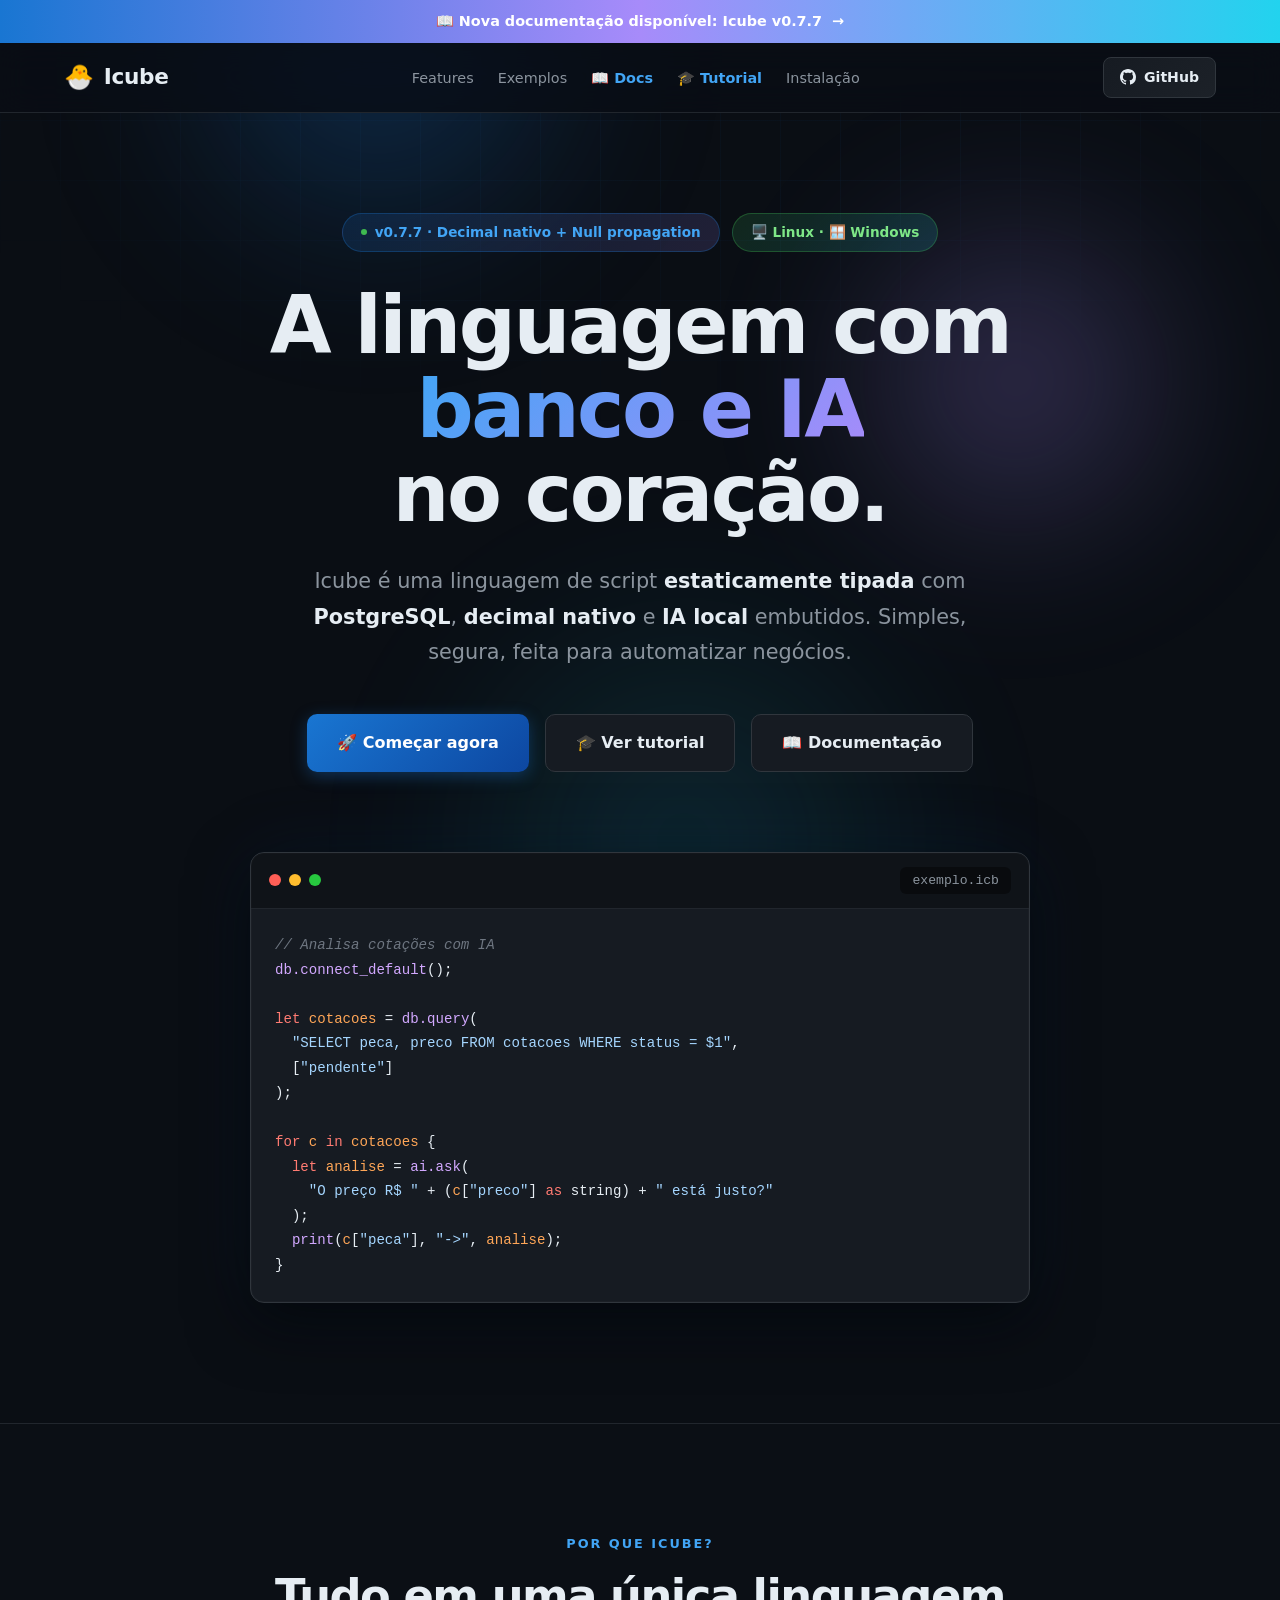
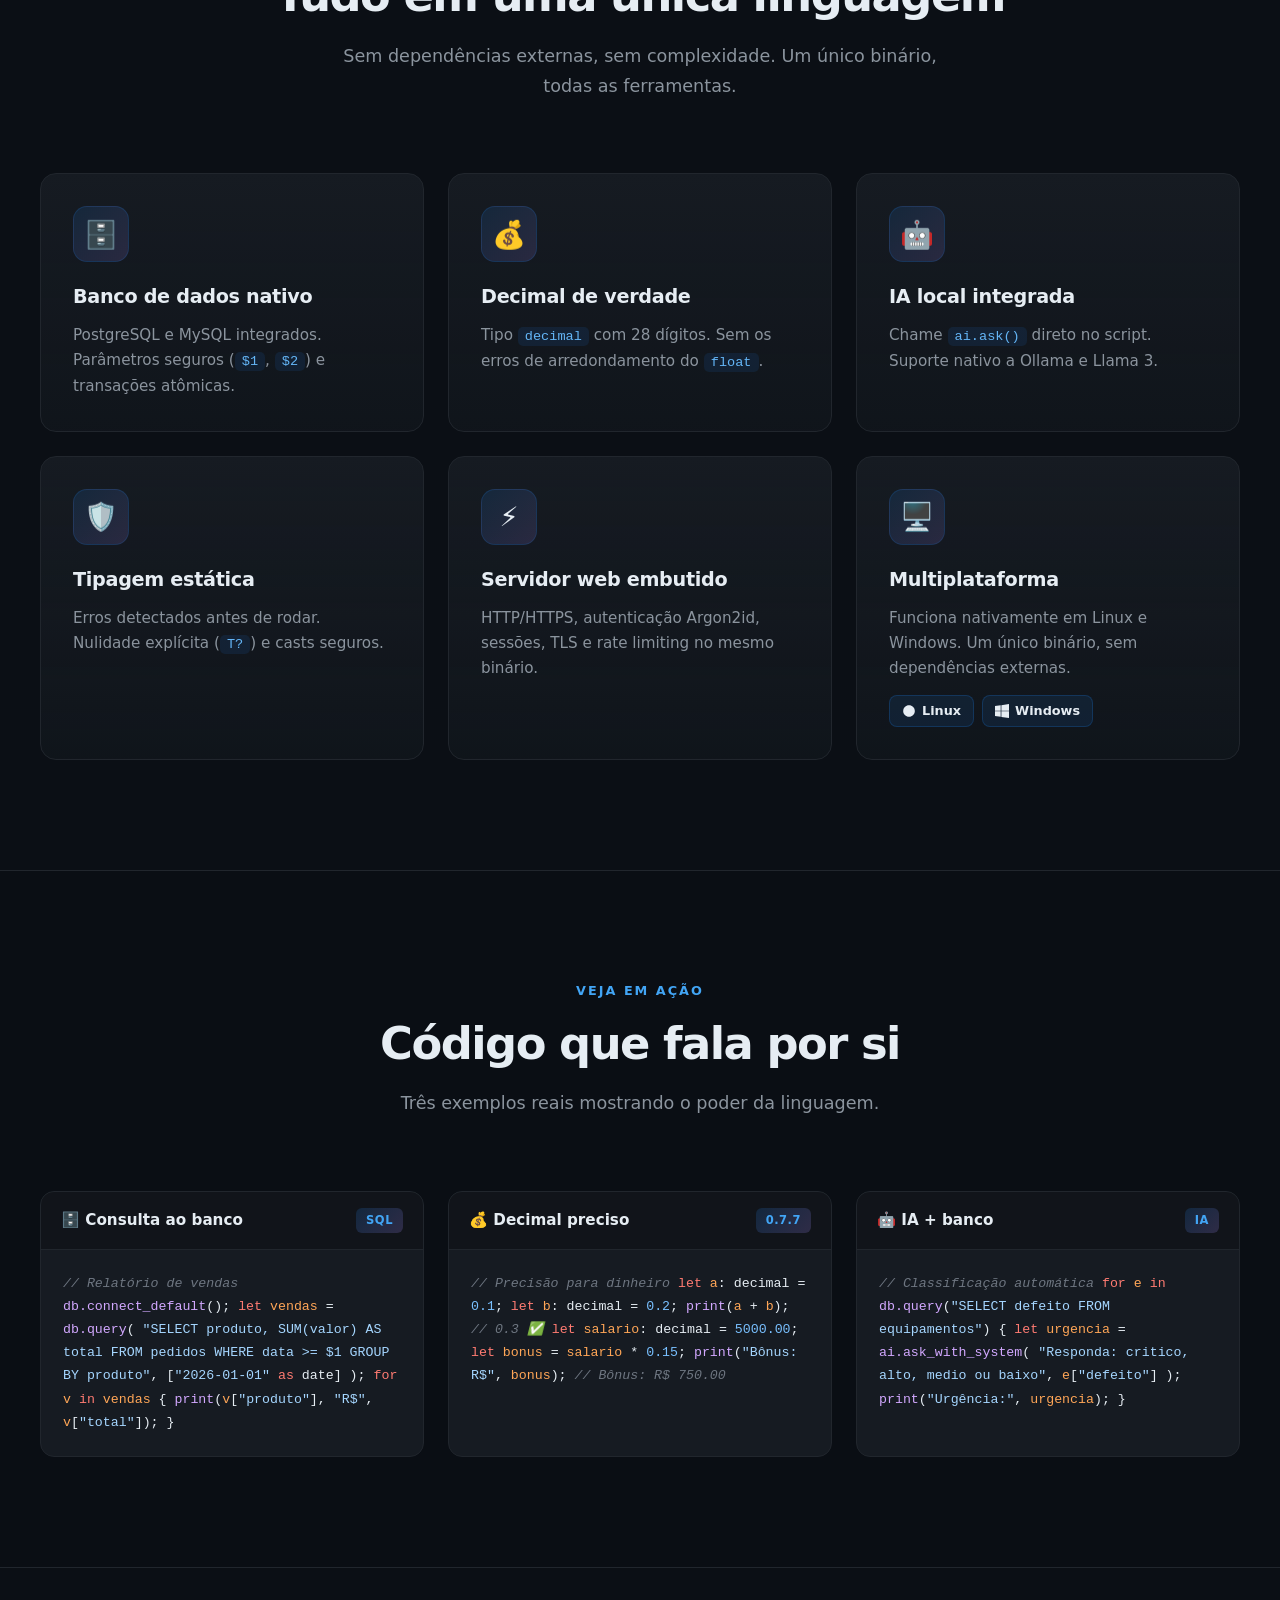
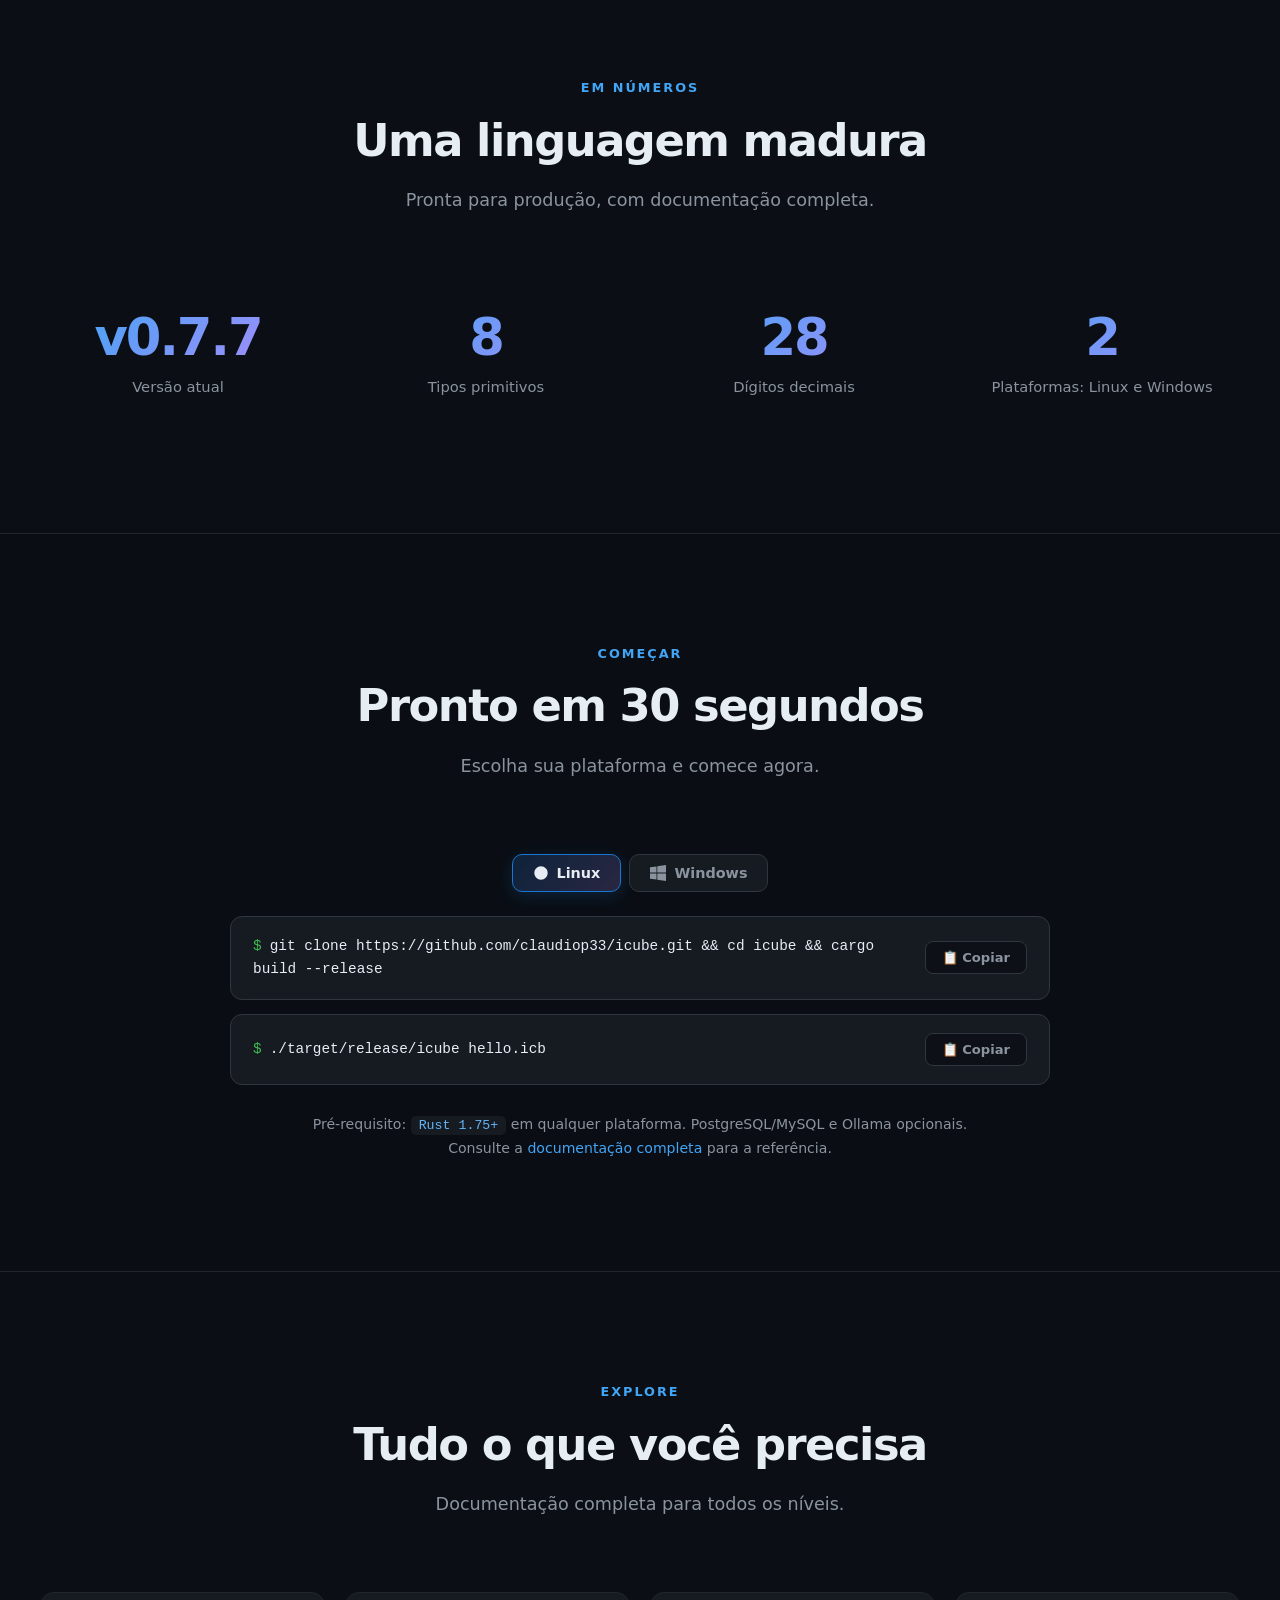
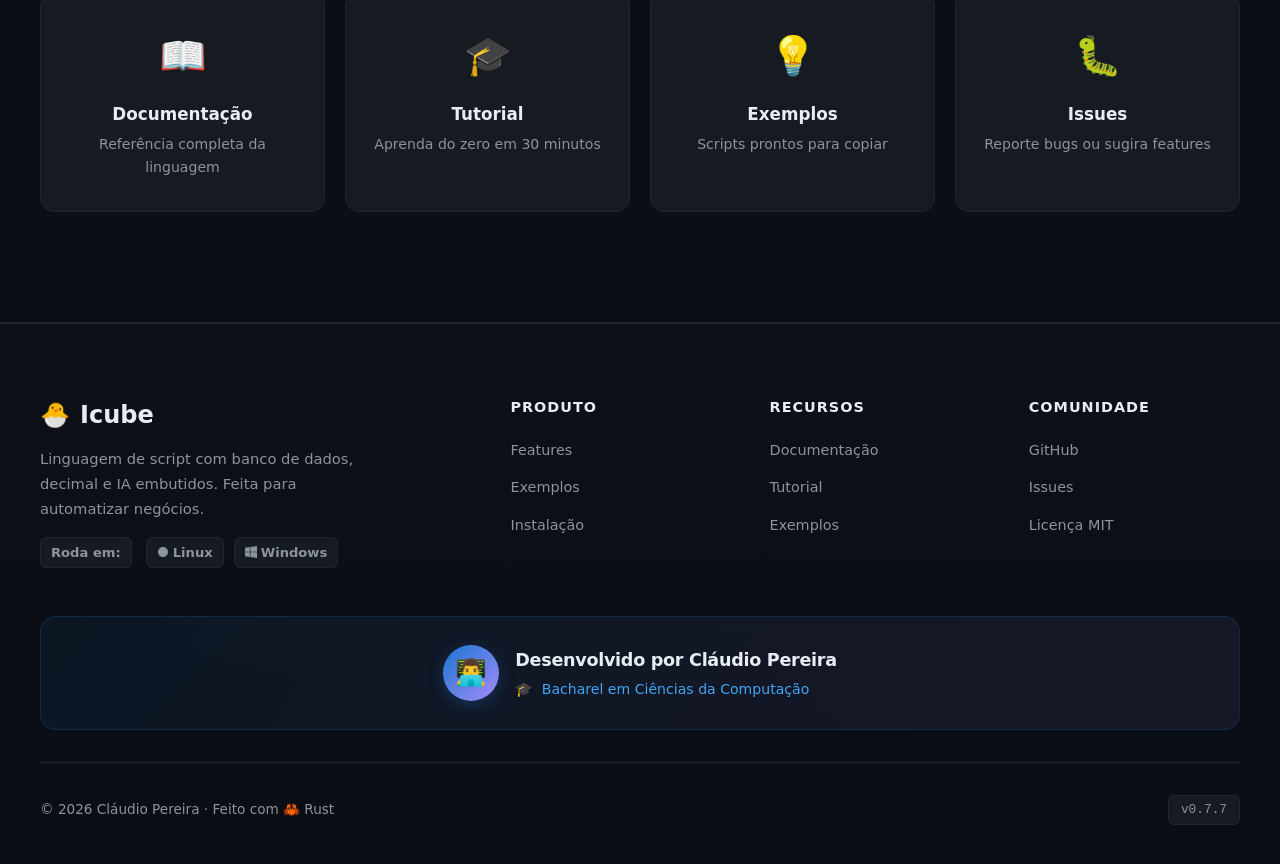
<file: site/index.html>
<!DOCTYPE html>
<html lang="pt-BR">
<head>
    <meta charset="UTF-8">
    <meta name="viewport" content="width=device-width, initial-scale=1.0">
    <title>Icube — Linguagem de script com banco de dados e IA</title>
    <meta name="description" content="Icube é uma linguagem de script estaticamente tipada com banco de dados, decimal e IA embutidos. Roda em Linux e Windows.">
    <meta name="author" content="Cláudio Pereira">
    <link rel="icon" href="data:image/svg+xml,<svg xmlns='http://www.w3.org/2000/svg' viewBox='0 0 100 100'><text y='.9em' font-size='90'>🐣</text></svg>">
    <style>
        :root {
            --primary: #1976d2;
            --primary-light: #42a5f5;
            --primary-dark: #0d47a1;
            --accent: #64b5f6;
            --accent-cyan: #22d3ee;
            --accent-purple: #a78bfa;
            --bg: #0a0e14;
            --bg-alt: #0d1117;
            --bg-card: #161b22;
            --bg-card-hover: #1c2128;
            --text: #e6edf3;
            --text-muted: #8b949e;
            --border: #21262d;
            --border-strong: #30363d;
            --success: #3fb950;
            --font-mono: 'JetBrains Mono', 'Fira Code', 'SF Mono', 'Consolas', 'Monaco', monospace;
        }
        * { margin: 0; padding: 0; box-sizing: border-box; }
        html { scroll-behavior: smooth; scroll-padding-top: 120px; }
        body {
            font-family: -apple-system, BlinkMacSystemFont, 'Segoe UI', Inter, system-ui, sans-serif;
            background: var(--bg);
            color: var(--text);
            line-height: 1.6;
            -webkit-font-smoothing: antialiased;
            overflow-x: hidden;
        }
        a { color: var(--primary-light); text-decoration: none; transition: color 0.2s; }
        a:hover { color: var(--accent); }

        /* ⭐ NOVO — BANNER NO TOPO */
        .top-banner {
            position: sticky;
            top: 0;
            z-index: 200;
            background: linear-gradient(90deg, #1976d2, #a78bfa, #22d3ee);
            text-align: center;
            padding: 10px 20px;
            font-size: 0.9rem;
            font-weight: 600;
        }
        .top-banner a {
            color: #fff !important;
            display: inline-block;
            transition: transform 0.15s;
        }
        .top-banner a:hover {
            transform: translateX(4px);
            text-decoration: none;
        }

        /* ANIMATED BACKGROUND */
        .bg-decoration {
            position: fixed;
            inset: 0;
            z-index: -1;
            overflow: hidden;
            pointer-events: none;
        }
        .bg-grid {
            position: absolute;
            inset: 0;
            background-image:
                linear-gradient(rgba(25, 118, 210, 0.04) 1px, transparent 1px),
                linear-gradient(90deg, rgba(25, 118, 210, 0.04) 1px, transparent 1px);
            background-size: 60px 60px;
            mask-image: radial-gradient(ellipse 80% 60% at 50% 0%, black 40%, transparent 80%);
            -webkit-mask-image: radial-gradient(ellipse 80% 60% at 50% 0%, black 40%, transparent 80%);
        }
        .orb {
            position: absolute;
            border-radius: 50%;
            filter: blur(80px);
            opacity: 0.35;
            animation: float 20s ease-in-out infinite;
        }
        .orb-1 {
            width: 500px; height: 500px;
            background: radial-gradient(circle, #1976d2, transparent 70%);
            top: -200px; left: 10%;
        }
        .orb-2 {
            width: 400px; height: 400px;
            background: radial-gradient(circle, #a78bfa, transparent 70%);
            top: 20%; right: 5%;
            animation-delay: -7s;
        }
        .orb-3 {
            width: 600px; height: 600px;
            background: radial-gradient(circle, #22d3ee, transparent 70%);
            top: 60%; left: 30%;
            opacity: 0.15;
            animation-delay: -14s;
        }
        @keyframes float {
            0%, 100% { transform: translate(0, 0) scale(1); }
            33% { transform: translate(30px, -30px) scale(1.05); }
            66% { transform: translate(-20px, 20px) scale(0.95); }
        }

        /* NAV */
        nav {
            position: sticky;
            top: 40px;
            z-index: 100;
            background: rgba(10, 14, 20, 0.85);
            backdrop-filter: blur(16px) saturate(180%);
            -webkit-backdrop-filter: blur(16px) saturate(180%);
            border-bottom: 1px solid var(--border);
            padding: 14px 0;
        }
        .nav-inner {
            max-width: 1200px;
            margin: 0 auto;
            padding: 0 24px;
            display: flex;
            justify-content: space-between;
            align-items: center;
            gap: 24px;
        }
        .logo {
            font-size: 1.35rem;
            font-weight: 700;
            color: var(--text);
            display: flex;
            align-items: center;
            gap: 10px;
            letter-spacing: -0.3px;
        }
        .logo:hover { color: var(--primary-light); text-decoration: none; }
        .logo-icon {
            font-size: 1.5rem;
            animation: wobble 3s ease-in-out infinite;
            display: inline-block;
        }
        @keyframes wobble {
            0%, 100% { transform: rotate(0deg); }
            25% { transform: rotate(-8deg); }
            75% { transform: rotate(8deg); }
        }
        .nav-links { display: flex; gap: 24px; list-style: none; }
        .nav-links a {
            color: var(--text-muted);
            font-size: 0.9rem;
            font-weight: 500;
            transition: color 0.2s;
            padding: 4px 0;
        }
        .nav-links a:hover { color: var(--text); }
        .nav-links a.highlight {
            color: var(--primary-light);
            font-weight: 600;
        }
        .btn-github {
            background: linear-gradient(135deg, var(--bg-card), var(--bg-card-hover));
            border: 1px solid var(--border-strong);
            padding: 8px 16px;
            border-radius: 8px;
            color: var(--text) !important;
            font-size: 0.88rem;
            font-weight: 600;
            display: inline-flex;
            align-items: center;
            gap: 8px;
            transition: all 0.2s;
        }
        .btn-github:hover {
            background: var(--bg-card-hover);
            border-color: var(--primary);
            transform: translateY(-1px);
            text-decoration: none;
        }

        /* HERO */
        .hero {
            padding: 100px 24px 120px;
            text-align: center;
            position: relative;
        }
        .hero-inner {
            max-width: 900px;
            margin: 0 auto;
            position: relative;
            z-index: 1;
        }
        .hero-tags {
            display: flex;
            gap: 12px;
            justify-content: center;
            flex-wrap: wrap;
            margin-bottom: 32px;
            animation: fadeUp 0.6s ease-out;
        }
        .hero-tag {
            display: inline-flex;
            align-items: center;
            gap: 8px;
            background: linear-gradient(135deg, rgba(25, 118, 210, 0.15), rgba(167, 139, 250, 0.15));
            border: 1px solid rgba(25, 118, 210, 0.3);
            color: var(--primary-light);
            padding: 8px 18px;
            border-radius: 24px;
            font-size: 0.85rem;
            font-weight: 600;
        }
        .hero-tag.platforms {
            background: linear-gradient(135deg, rgba(63, 185, 80, 0.15), rgba(34, 211, 238, 0.15));
            border-color: rgba(63, 185, 80, 0.3);
            color: #7ee787;
        }
        .hero-tag .pulse {
            width: 6px;
            height: 6px;
            border-radius: 50%;
            background: var(--success);
            box-shadow: 0 0 0 0 rgba(63, 185, 80, 0.7);
            animation: pulse 2s infinite;
        }
        @keyframes pulse {
            0% { box-shadow: 0 0 0 0 rgba(63, 185, 80, 0.7); }
            70% { box-shadow: 0 0 0 8px rgba(63, 185, 80, 0); }
            100% { box-shadow: 0 0 0 0 rgba(63, 185, 80, 0); }
        }
        .hero h1 {
            font-size: clamp(2.8rem, 7vw, 5rem);
            font-weight: 800;
            line-height: 1.05;
            margin-bottom: 28px;
            letter-spacing: -2.5px;
            animation: fadeUp 0.6s ease-out 0.1s both;
        }
        .gradient-text {
            background: linear-gradient(135deg, #42a5f5 0%, #a78bfa 50%, #22d3ee 100%);
            -webkit-background-clip: text;
            background-clip: text;
            -webkit-text-fill-color: transparent;
            background-size: 200% 200%;
            animation: gradientShift 6s ease infinite;
        }
        @keyframes gradientShift {
            0%, 100% { background-position: 0% 50%; }
            50% { background-position: 100% 50%; }
        }
        .hero .subtitle {
            font-size: clamp(1.05rem, 2.2vw, 1.3rem);
            color: var(--text-muted);
            max-width: 680px;
            margin: 0 auto 44px;
            line-height: 1.7;
            animation: fadeUp 0.6s ease-out 0.2s both;
        }
        .hero .subtitle strong { color: var(--text); font-weight: 600; }
        .hero-buttons {
            display: flex;
            gap: 16px;
            justify-content: center;
            flex-wrap: wrap;
            margin-bottom: 80px;
            animation: fadeUp 0.6s ease-out 0.3s both;
        }
        .btn {
            display: inline-flex;
            align-items: center;
            gap: 10px;
            padding: 15px 30px;
            border-radius: 10px;
            font-weight: 600;
            font-size: 1rem;
            transition: all 0.25s;
            border: none;
            cursor: pointer;
            font-family: inherit;
        }
        .btn:hover { transform: translateY(-2px); text-decoration: none; }
        .btn-primary {
            background: linear-gradient(135deg, var(--primary), var(--primary-dark));
            color: white;
            box-shadow: 0 4px 16px rgba(25, 118, 210, 0.35);
        }
        .btn-primary:hover {
            box-shadow: 0 8px 24px rgba(25, 118, 210, 0.5);
            color: white;
        }
        .btn-secondary {
            background: var(--bg-card);
            color: var(--text);
            border: 1px solid var(--border-strong);
        }
        .btn-secondary:hover {
            background: var(--bg-card-hover);
            border-color: var(--text-muted);
            color: var(--text);
        }
        @keyframes fadeUp {
            from { opacity: 0; transform: translateY(20px); }
            to { opacity: 1; transform: translateY(0); }
        }

        /* TERMINAL */
        .terminal {
            max-width: 780px;
            margin: 0 auto;
            background: var(--bg-card);
            border: 1px solid var(--border-strong);
            border-radius: 14px;
            overflow: hidden;
            box-shadow:
                0 20px 60px rgba(0, 0, 0, 0.6),
                0 0 0 1px rgba(255, 255, 255, 0.02) inset,
                0 0 80px rgba(25, 118, 210, 0.1);
            text-align: left;
            animation: fadeUp 0.8s ease-out 0.4s both;
        }
        .terminal-header {
            display: flex;
            align-items: center;
            gap: 8px;
            padding: 14px 18px;
            background: rgba(0, 0, 0, 0.3);
            border-bottom: 1px solid var(--border);
        }
        .terminal-dot { width: 12px; height: 12px; border-radius: 50%; }
        .dot-red { background: #ff5f56; }
        .dot-yellow { background: #ffbd2e; }
        .dot-green { background: #27c93f; }
        .terminal-title {
            margin-left: auto;
            font-family: var(--font-mono);
            font-size: 0.82rem;
            color: var(--text-muted);
            background: rgba(0, 0, 0, 0.4);
            padding: 3px 12px;
            border-radius: 6px;
        }
        .terminal-body {
            padding: 24px;
            font-family: var(--font-mono);
            font-size: 0.88rem;
            line-height: 1.75;
        }
        .t-prompt { color: var(--success); }
        .t-comment { color: #6e7681; font-style: italic; }
        .t-keyword { color: #ff7b72; font-weight: 500; }
        .t-string { color: #a5d6ff; }
        .t-fn { color: #d2a8ff; }
        .t-num { color: #79c0ff; }
        .t-var { color: #ffa657; }

        /* SECTIONS */
        section { padding: 110px 24px; position: relative; }
        section.alt {
            background: rgba(13, 17, 23, 0.6);
            border-top: 1px solid var(--border);
            border-bottom: 1px solid var(--border);
        }
        .container { max-width: 1200px; margin: 0 auto; }
        .section-header { text-align: center; margin-bottom: 72px; }
        .section-eyebrow {
            font-size: 0.8rem;
            font-weight: 700;
            text-transform: uppercase;
            letter-spacing: 2px;
            color: var(--primary-light);
            margin-bottom: 16px;
        }
        .section-title {
            font-size: clamp(2rem, 4vw, 2.8rem);
            font-weight: 800;
            margin-bottom: 20px;
            letter-spacing: -1.5px;
            line-height: 1.15;
        }
        .section-subtitle {
            color: var(--text-muted);
            font-size: 1.1rem;
            max-width: 620px;
            margin: 0 auto;
            line-height: 1.7;
        }

        /* FEATURES */
        .features-grid {
            display: grid;
            grid-template-columns: repeat(auto-fit, minmax(310px, 1fr));
            gap: 24px;
        }
        .feature {
            background: linear-gradient(180deg, var(--bg-card) 0%, rgba(22, 27, 34, 0.5) 100%);
            border: 1px solid var(--border);
            border-radius: 16px;
            padding: 32px;
            transition: all 0.3s cubic-bezier(0.4, 0, 0.2, 1);
            position: relative;
            overflow: hidden;
        }
        .feature::before {
            content: '';
            position: absolute;
            top: 0; left: 0; right: 0;
            height: 1px;
            background: linear-gradient(90deg, transparent, rgba(25, 118, 210, 0.5), transparent);
            opacity: 0;
            transition: opacity 0.3s;
        }
        .feature:hover {
            border-color: rgba(25, 118, 210, 0.5);
            transform: translateY(-6px);
            box-shadow: 0 20px 40px rgba(0, 0, 0, 0.4), 0 0 60px rgba(25, 118, 210, 0.1);
        }
        .feature:hover::before { opacity: 1; }
        .feature-icon-wrap {
            width: 56px;
            height: 56px;
            border-radius: 14px;
            display: flex;
            align-items: center;
            justify-content: center;
            font-size: 1.7rem;
            margin-bottom: 20px;
            background: linear-gradient(135deg, rgba(25, 118, 210, 0.15), rgba(167, 139, 250, 0.15));
            border: 1px solid rgba(25, 118, 210, 0.2);
        }
        .feature h3 {
            font-size: 1.2rem;
            margin-bottom: 10px;
            color: var(--text);
            font-weight: 700;
            letter-spacing: -0.3px;
        }
        .feature p {
            color: var(--text-muted);
            font-size: 0.95rem;
            line-height: 1.65;
        }
        .feature code {
            background: rgba(25, 118, 210, 0.12);
            padding: 2px 7px;
            border-radius: 5px;
            font-family: var(--font-mono);
            font-size: 0.85rem;
            color: var(--accent);
        }
        .platform-badges {
            display: flex;
            gap: 8px;
            margin-top: 14px;
            flex-wrap: wrap;
        }
        .platform-badge {
            display: inline-flex;
            align-items: center;
            gap: 6px;
            background: rgba(25, 118, 210, 0.12);
            border: 1px solid rgba(25, 118, 210, 0.25);
            padding: 5px 12px;
            border-radius: 8px;
            font-size: 0.8rem;
            font-weight: 600;
            color: var(--text);
        }
        .platform-badge svg { width: 14px; height: 14px; }

        /* EXAMPLES */
        .examples-grid {
            display: grid;
            grid-template-columns: repeat(auto-fit, minmax(340px, 1fr));
            gap: 24px;
        }
        .example {
            background: var(--bg-card);
            border: 1px solid var(--border);
            border-radius: 14px;
            overflow: hidden;
            transition: all 0.3s;
            display: flex;
            flex-direction: column;
        }
        .example:hover {
            border-color: var(--border-strong);
            transform: translateY(-4px);
            box-shadow: 0 16px 32px rgba(0, 0, 0, 0.3);
        }
        .example-header {
            padding: 16px 20px;
            background: rgba(0, 0, 0, 0.25);
            border-bottom: 1px solid var(--border);
            display: flex;
            align-items: center;
            gap: 10px;
        }
        .example-title {
            font-weight: 600;
            font-size: 0.95rem;
            color: var(--text);
        }
        .example-badge {
            margin-left: auto;
            background: linear-gradient(135deg, rgba(25, 118, 210, 0.2), rgba(167, 139, 250, 0.2));
            color: var(--primary-light);
            font-size: 0.72rem;
            padding: 3px 10px;
            border-radius: 6px;
            font-weight: 700;
            letter-spacing: 0.5px;
            text-transform: uppercase;
        }
        .example-body {
            padding: 22px;
            font-family: var(--font-mono);
            font-size: 0.83rem;
            line-height: 1.75;
            overflow-x: auto;
            color: var(--text);
            flex: 1;
        }

        /* STATS */
        .stats-grid {
            display: grid;
            grid-template-columns: repeat(auto-fit, minmax(180px, 1fr));
            gap: 32px;
        }
        .stat { text-align: center; padding: 24px; }
        .stat-number {
            font-size: clamp(2.2rem, 5vw, 3.2rem);
            font-weight: 800;
            line-height: 1;
            margin-bottom: 12px;
            letter-spacing: -2px;
            background: linear-gradient(135deg, var(--primary-light), var(--accent-purple));
            -webkit-background-clip: text;
            background-clip: text;
            -webkit-text-fill-color: transparent;
        }
        .stat-label {
            color: var(--text-muted);
            font-size: 0.92rem;
            font-weight: 500;
        }

        /* INSTALL */
        .install-block { max-width: 820px; margin: 0 auto; }
        .os-tabs {
            display: flex;
            gap: 8px;
            justify-content: center;
            margin-bottom: 24px;
            flex-wrap: wrap;
        }
        .os-tab {
            display: inline-flex;
            align-items: center;
            gap: 8px;
            padding: 10px 20px;
            background: var(--bg-card);
            border: 1px solid var(--border-strong);
            border-radius: 10px;
            color: var(--text-muted);
            font-size: 0.9rem;
            font-weight: 600;
            cursor: pointer;
            transition: all 0.2s;
            font-family: inherit;
        }
        .os-tab:hover { border-color: var(--border-strong); color: var(--text); }
        .os-tab.active {
            background: linear-gradient(135deg, rgba(25, 118, 210, 0.2), rgba(167, 139, 250, 0.2));
            border-color: var(--primary);
            color: var(--text);
            box-shadow: 0 4px 16px rgba(25, 118, 210, 0.2);
        }
        .os-tab svg { width: 16px; height: 16px; }
        .install-panel { display: none; }
        .install-panel.active { display: block; }
        .install-code-wrap {
            background: var(--bg-card);
            border: 1px solid var(--border-strong);
            border-radius: 12px;
            padding: 18px 22px;
            display: flex;
            align-items: center;
            gap: 16px;
            margin-bottom: 14px;
            position: relative;
            transition: border-color 0.2s;
        }
        .install-code-wrap:hover { border-color: var(--primary); }
        .install-code {
            flex: 1;
            font-family: var(--font-mono);
            font-size: 0.9rem;
            color: var(--text);
            text-align: left;
            overflow-x: auto;
        }
        .install-code .prompt { color: var(--success); user-select: none; margin-right: 8px; }
        .btn-copy {
            background: var(--bg-alt);
            border: 1px solid var(--border-strong);
            color: var(--text-muted);
            padding: 8px 16px;
            border-radius: 8px;
            cursor: pointer;
            font-size: 0.82rem;
            font-family: inherit;
            font-weight: 600;
            transition: all 0.2s;
            white-space: nowrap;
        }
        .btn-copy:hover {
            background: var(--bg-card-hover);
            color: var(--text);
            border-color: var(--text-muted);
        }
        .btn-copy.copied {
            background: var(--success);
            color: white;
            border-color: var(--success);
        }
        .install-note {
            color: var(--text-muted);
            font-size: 0.88rem;
            margin-top: 28px;
            text-align: center;
            line-height: 1.7;
        }
        .install-note code {
            background: var(--bg-card);
            padding: 2px 8px;
            border-radius: 5px;
            font-family: var(--font-mono);
            font-size: 0.83rem;
            color: var(--accent);
        }

        /* RESOURCES */
        .resources-grid {
            display: grid;
            grid-template-columns: repeat(auto-fit, minmax(240px, 1fr));
            gap: 20px;
        }
        .resource {
            display: block;
            background: var(--bg-card);
            border: 1px solid var(--border);
            border-radius: 14px;
            padding: 32px 24px;
            text-align: center;
            transition: all 0.3s;
            text-decoration: none;
            color: var(--text);
            position: relative;
            overflow: hidden;
        }
        .resource::before {
            content: '';
            position: absolute;
            inset: 0;
            background: linear-gradient(135deg, rgba(25, 118, 210, 0.08), rgba(167, 139, 250, 0.08));
            opacity: 0;
            transition: opacity 0.3s;
        }
        .resource:hover {
            border-color: var(--primary);
            transform: translateY(-4px);
            text-decoration: none;
            color: var(--text);
            box-shadow: 0 16px 32px rgba(0, 0, 0, 0.3);
        }
        .resource:hover::before { opacity: 1; }
        .resource-icon {
            font-size: 2.4rem;
            margin-bottom: 14px;
            display: block;
            position: relative;
        }
        .resource h3 {
            font-size: 1.05rem;
            margin-bottom: 6px;
            position: relative;
        }
        .resource p {
            font-size: 0.88rem;
            color: var(--text-muted);
            position: relative;
        }

        /* FOOTER */
        footer {
            padding: 72px 24px 40px;
            border-top: 1px solid var(--border);
            background: linear-gradient(180deg, var(--bg-alt) 0%, var(--bg) 100%);
        }
        .footer-inner { max-width: 1200px; margin: 0 auto; }
        .footer-grid {
            display: grid;
            grid-template-columns: 2fr 1fr 1fr 1fr;
            gap: 48px;
            margin-bottom: 48px;
        }
        .footer-brand h3 {
            font-size: 1.5rem;
            margin-bottom: 12px;
            display: flex;
            align-items: center;
            gap: 10px;
        }
        .footer-brand p {
            color: var(--text-muted);
            font-size: 0.92rem;
            line-height: 1.7;
            max-width: 340px;
        }
        .footer-platforms {
            display: flex;
            align-items: center;
            gap: 10px;
            margin-top: 16px;
            font-size: 0.82rem;
            color: var(--text-muted);
            flex-wrap: wrap;
        }
        .footer-platforms .label { margin-right: 4px; }
        .footer-platforms span {
            display: inline-flex;
            align-items: center;
            gap: 4px;
            background: var(--bg-card);
            border: 1px solid var(--border);
            padding: 4px 10px;
            border-radius: 6px;
            font-weight: 600;
        }
        .footer-platforms svg { width: 12px; height: 12px; }
        .footer-col h4 {
            color: var(--text);
            font-size: 0.9rem;
            margin-bottom: 18px;
            font-weight: 700;
            text-transform: uppercase;
            letter-spacing: 1px;
        }
        .footer-col ul { list-style: none; }
        .footer-col ul li { margin-bottom: 12px; }
        .footer-col ul a {
            color: var(--text-muted);
            font-size: 0.9rem;
            transition: color 0.2s;
        }
        .footer-col ul a:hover { color: var(--primary-light); }

        .author-credit {
            display: flex;
            align-items: center;
            justify-content: center;
            gap: 16px;
            padding: 28px 32px;
            background: linear-gradient(135deg, rgba(25, 118, 210, 0.08), rgba(167, 139, 250, 0.08));
            border: 1px solid rgba(25, 118, 210, 0.2);
            border-radius: 16px;
            margin-bottom: 32px;
            text-align: center;
            flex-wrap: wrap;
        }
        .author-avatar {
            width: 56px;
            height: 56px;
            border-radius: 50%;
            background: linear-gradient(135deg, var(--primary), var(--accent-purple));
            display: flex;
            align-items: center;
            justify-content: center;
            font-size: 1.6rem;
            flex-shrink: 0;
            box-shadow: 0 4px 16px rgba(25, 118, 210, 0.3);
        }
        .author-info { text-align: left; }
        .author-name {
            font-size: 1.1rem;
            font-weight: 700;
            color: var(--text);
            margin-bottom: 4px;
            letter-spacing: -0.3px;
        }
        .author-title {
            font-size: 0.88rem;
            color: var(--primary-light);
            font-weight: 500;
        }
        .author-title::before { content: '🎓 '; margin-right: 4px; }

        .footer-bottom {
            padding-top: 32px;
            border-top: 1px solid var(--border);
            display: flex;
            justify-content: space-between;
            align-items: center;
            flex-wrap: wrap;
            gap: 16px;
            color: var(--text-muted);
            font-size: 0.85rem;
        }
        .footer-bottom .version {
            font-family: var(--font-mono);
            background: var(--bg-card);
            padding: 4px 12px;
            border-radius: 6px;
            font-size: 0.8rem;
            border: 1px solid var(--border);
        }

        /* RESPONSIVE */
        @media (max-width: 900px) {
            .footer-grid { grid-template-columns: 1fr 1fr; }
            .footer-brand { grid-column: 1 / -1; }
            .nav-links { display: none; }
            nav { top: 36px; }
        }
        @media (max-width: 768px) {
            .hero { padding: 60px 20px 60px; }
            section { padding: 70px 20px; }
            .hero-buttons { flex-direction: column; align-items: stretch; }
            .hero-buttons .btn { justify-content: center; }
            .install-code-wrap { flex-direction: column; align-items: stretch; gap: 12px; }
            .btn-copy { width: 100%; }
            .footer-grid { grid-template-columns: 1fr; gap: 32px; }
            .author-credit { flex-direction: column; text-align: center; }
            .author-info { text-align: center; }
            .footer-bottom { flex-direction: column; text-align: center; }
        }
    </style>
</head>
<body>

<!-- ⭐ NOVO — BANNER NO TOPO -->
<div class="top-banner">
    <a href="0.7.7.html">
        📖 Nova documentação disponível: Icube v0.7.7 &nbsp;→
    </a>
</div>

<!-- ANIMATED BACKGROUND -->
<div class="bg-decoration">
    <div class="bg-grid"></div>
    <div class="orb orb-1"></div>
    <div class="orb orb-2"></div>
    <div class="orb orb-3"></div>
</div>

<!-- NAV -->
<nav>
    <div class="nav-inner">
        <a href="#" class="logo">
            <span class="logo-icon">🐣</span>
            <span>Icube</span>
        </a>
        <ul class="nav-links">
            <li><a href="#features">Features</a></li>
            <li><a href="#exemplos">Exemplos</a></li>
            <li><a href="0.7.7.html" class="highlight">📖 Docs</a></li>
            <li><a href="tutorial.html" class="highlight">🎓 Tutorial</a></li>
            <li><a href="#instalacao">Instalação</a></li>
        </ul>
        <a href="https://github.com/claudiop33/icube" class="btn-github" target="_blank" rel="noopener">
            <svg width="16" height="16" viewBox="0 0 16 16" fill="currentColor"><path d="M8 0C3.58 0 0 3.58 0 8c0 3.54 2.29 6.53 5.47 7.59.4.07.55-.17.55-.38 0-.19-.01-.82-.01-1.49-2.01.37-2.53-.49-2.69-.94-.09-.23-.48-.94-.82-1.13-.28-.15-.68-.52-.01-.53.63-.01 1.08.58 1.23.82.72 1.21 1.87.87 2.33.66.07-.52.28-.87.51-1.07-1.78-.2-3.64-.89-3.64-3.95 0-.87.31-1.59.82-2.15-.08-.2-.36-1.02.08-2.12 0 0 .67-.21 2.2.82.64-.18 1.32-.27 2-.27.68 0 1.36.09 2 .27 1.53-1.04 2.2-.82 2.2-.82.44 1.1.16 1.92.08 2.12.51.56.82 1.27.82 2.15 0 3.07-1.87 3.75-3.65 3.95.29.25.54.73.54 1.48 0 1.07-.01 1.93-.01 2.2 0 .21.15.46.55.38A8.013 8.013 0 0016 8c0-4.42-3.58-8-8-8z"/></svg>
            GitHub
        </a>
    </div>
</nav>

<!-- HERO -->
<section class="hero">
    <div class="hero-inner">
        <div class="hero-tags">
            <div class="hero-tag">
                <span class="pulse"></span>
                v0.7.7 · Decimal nativo + Null propagation
            </div>
            <div class="hero-tag platforms">
                🖥️ Linux · 🪟 Windows
            </div>
        </div>
        <h1>
            A linguagem com<br>
            <span class="gradient-text">banco e IA</span><br>
            no coração.
        </h1>
        <p class="subtitle">
            Icube é uma linguagem de script <strong>estaticamente tipada</strong> com
            <strong>PostgreSQL</strong>, <strong>decimal nativo</strong> e
            <strong>IA local</strong> embutidos. Simples, segura, feita para automatizar negócios.
        </p>
        <div class="hero-buttons">
            <a href="#instalacao" class="btn btn-primary">
                🚀 Começar agora
            </a>
            <a href="tutorial.html" class="btn btn-secondary">
                🎓 Ver tutorial
            </a>
            <a href="0.7.7.html" class="btn btn-secondary">
                📖 Documentação
            </a>
        </div>

        <div class="terminal">
            <div class="terminal-header">
                <span class="terminal-dot dot-red"></span>
                <span class="terminal-dot dot-yellow"></span>
                <span class="terminal-dot dot-green"></span>
                <span class="terminal-title">exemplo.icb</span>
            </div>
            <div class="terminal-body">
<span class="t-comment">// Analisa cotações com IA</span><br>
<span class="t-fn">db.connect_default</span>();<br>
<br>
<span class="t-keyword">let</span> <span class="t-var">cotacoes</span> = <span class="t-fn">db.query</span>(<br>
&nbsp;&nbsp;<span class="t-string">"SELECT peca, preco FROM cotacoes WHERE status = $1"</span>,<br>
&nbsp;&nbsp;[<span class="t-string">"pendente"</span>]<br>
);<br>
<br>
<span class="t-keyword">for</span> <span class="t-var">c</span> <span class="t-keyword">in</span> <span class="t-var">cotacoes</span> {<br>
&nbsp;&nbsp;<span class="t-keyword">let</span> <span class="t-var">analise</span> = <span class="t-fn">ai.ask</span>(<br>
&nbsp;&nbsp;&nbsp;&nbsp;<span class="t-string">"O preço R$ "</span> + (<span class="t-var">c</span>[<span class="t-string">"preco"</span>] <span class="t-keyword">as</span> string) + <span class="t-string">" está justo?"</span><br>
&nbsp;&nbsp;);<br>
&nbsp;&nbsp;<span class="t-fn">print</span>(<span class="t-var">c</span>[<span class="t-string">"peca"</span>], <span class="t-string">"-&gt;"</span>, <span class="t-var">analise</span>);<br>
}
            </div>
        </div>
    </div>
</section>

<!-- FEATURES -->
<section class="alt" id="features">
    <div class="container">
        <div class="section-header">
            <div class="section-eyebrow">Por que Icube?</div>
            <h2 class="section-title">Tudo em uma única linguagem</h2>
            <p class="section-subtitle">Sem dependências externas, sem complexidade. Um único binário, todas as ferramentas.</p>
        </div>

        <div class="features-grid">
            <div class="feature">
                <div class="feature-icon-wrap">🗄️</div>
                <h3>Banco de dados nativo</h3>
                <p>PostgreSQL e MySQL integrados. Parâmetros seguros (<code>$1</code>, <code>$2</code>) e transações atômicas.</p>
            </div>
            <div class="feature">
                <div class="feature-icon-wrap">💰</div>
                <h3>Decimal de verdade</h3>
                <p>Tipo <code>decimal</code> com 28 dígitos. Sem os erros de arredondamento do <code>float</code>.</p>
            </div>
            <div class="feature">
                <div class="feature-icon-wrap">🤖</div>
                <h3>IA local integrada</h3>
                <p>Chame <code>ai.ask()</code> direto no script. Suporte nativo a Ollama e Llama 3.</p>
            </div>
            <div class="feature">
                <div class="feature-icon-wrap">🛡️</div>
                <h3>Tipagem estática</h3>
                <p>Erros detectados antes de rodar. Nulidade explícita (<code>T?</code>) e casts seguros.</p>
            </div>
            <div class="feature">
                <div class="feature-icon-wrap">⚡</div>
                <h3>Servidor web embutido</h3>
                <p>HTTP/HTTPS, autenticação Argon2id, sessões, TLS e rate limiting no mesmo binário.</p>
            </div>
            <div class="feature">
                <div class="feature-icon-wrap">🖥️</div>
                <h3>Multiplataforma</h3>
                <p>Funciona nativamente em Linux e Windows. Um único binário, sem dependências externas.</p>
                <div class="platform-badges">
                    <span class="platform-badge">
                        <svg viewBox="0 0 24 24" fill="currentColor"><path d="M12 2C6.48 2 2 6.48 2 12s4.48 10 10 10 10-4.48 10-10S17.52 2 12 2z"/></svg>
                        Linux
                    </span>
                    <span class="platform-badge">
                        <svg viewBox="0 0 24 24" fill="currentColor"><path d="M0 3.45l9.75-1.35v9.3H0V3.45m10.95-1.5L24 0v11.4H10.95V1.95M0 12.6h9.75v9.3L0 20.55V12.6m10.95 0H24V24l-13.05-1.8v-9.6z"/></svg>
                        Windows
                    </span>
                </div>
            </div>
        </div>
    </div>
</section>

<!-- EXEMPLOS -->
<section id="exemplos">
    <div class="container">
        <div class="section-header">
            <div class="section-eyebrow">Veja em ação</div>
            <h2 class="section-title">Código que fala por si</h2>
            <p class="section-subtitle">Três exemplos reais mostrando o poder da linguagem.</p>
        </div>

        <div class="examples-grid">
            <div class="example">
                <div class="example-header">
                    <span class="example-title">🗄️ Consulta ao banco</span>
                    <span class="example-badge">SQL</span>
                </div>
                <div class="example-body">
<span class="t-comment">// Relatório de vendas</span>
<span class="t-fn">db.connect_default</span>();

<span class="t-keyword">let</span> <span class="t-var">vendas</span> = <span class="t-fn">db.query</span>(
  <span class="t-string">"SELECT produto, SUM(valor) AS total
   FROM pedidos
   WHERE data >= $1
   GROUP BY produto"</span>,
  [<span class="t-string">"2026-01-01"</span> <span class="t-keyword">as</span> date]
);

<span class="t-keyword">for</span> <span class="t-var">v</span> <span class="t-keyword">in</span> <span class="t-var">vendas</span> {
  <span class="t-fn">print</span>(<span class="t-var">v</span>[<span class="t-string">"produto"</span>], <span class="t-string">"R$"</span>, <span class="t-var">v</span>[<span class="t-string">"total"</span>]);
}
                </div>
            </div>

            <div class="example">
                <div class="example-header">
                    <span class="example-title">💰 Decimal preciso</span>
                    <span class="example-badge">0.7.7</span>
                </div>
                <div class="example-body">
<span class="t-comment">// Precisão para dinheiro</span>
<span class="t-keyword">let</span> <span class="t-var">a</span>: decimal = <span class="t-num">0.1</span>;
<span class="t-keyword">let</span> <span class="t-var">b</span>: decimal = <span class="t-num">0.2</span>;
<span class="t-fn">print</span>(<span class="t-var">a</span> + <span class="t-var">b</span>);  <span class="t-comment">// 0.3 ✅</span>

<span class="t-keyword">let</span> <span class="t-var">salario</span>: decimal = <span class="t-num">5000.00</span>;
<span class="t-keyword">let</span> <span class="t-var">bonus</span> = <span class="t-var">salario</span> * <span class="t-num">0.15</span>;
<span class="t-fn">print</span>(<span class="t-string">"Bônus: R$"</span>, <span class="t-var">bonus</span>);
<span class="t-comment">// Bônus: R$ 750.00</span>
                </div>
            </div>

            <div class="example">
                <div class="example-header">
                    <span class="example-title">🤖 IA + banco</span>
                    <span class="example-badge">IA</span>
                </div>
                <div class="example-body">
<span class="t-comment">// Classificação automática</span>
<span class="t-keyword">for</span> <span class="t-var">e</span> <span class="t-keyword">in</span> <span class="t-fn">db.query</span>(<span class="t-string">"SELECT defeito FROM equipamentos"</span>) {
  <span class="t-keyword">let</span> <span class="t-var">urgencia</span> = <span class="t-fn">ai.ask_with_system</span>(
    <span class="t-string">"Responda: critico, alto, medio ou baixo"</span>,
    <span class="t-var">e</span>[<span class="t-string">"defeito"</span>]
  );
  <span class="t-fn">print</span>(<span class="t-string">"Urgência:"</span>, <span class="t-var">urgencia</span>);
}
                </div>
            </div>
        </div>
    </div>
</section>

<!-- STATS -->
<section class="alt">
    <div class="container">
        <div class="section-header">
            <div class="section-eyebrow">Em números</div>
            <h2 class="section-title">Uma linguagem madura</h2>
            <p class="section-subtitle">Pronta para produção, com documentação completa.</p>
        </div>

        <div class="stats-grid">
            <div class="stat">
                <div class="stat-number">v0.7.7</div>
                <div class="stat-label">Versão atual</div>
            </div>
            <div class="stat">
                <div class="stat-number">8</div>
                <div class="stat-label">Tipos primitivos</div>
            </div>
            <div class="stat">
                <div class="stat-number">28</div>
                <div class="stat-label">Dígitos decimais</div>
            </div>
            <div class="stat">
                <div class="stat-number">2</div>
                <div class="stat-label">Plataformas: Linux e Windows</div>
            </div>
        </div>
    </div>
</section>

<!-- INSTALAÇÃO -->
<section id="instalacao">
    <div class="container">
        <div class="section-header">
            <div class="section-eyebrow">Começar</div>
            <h2 class="section-title">Pronto em 30 segundos</h2>
            <p class="section-subtitle">Escolha sua plataforma e comece agora.</p>
        </div>

        <div class="install-block">
            <div class="os-tabs">
                <button class="os-tab active" onclick="switchOS('linux', this)">
                    <svg viewBox="0 0 24 24" fill="currentColor"><path d="M12 2C6.48 2 2 6.48 2 12s4.48 10 10 10 10-4.48 10-10S17.52 2 12 2z"/></svg>
                    Linux
                </button>
                <button class="os-tab" onclick="switchOS('windows', this)">
                    <svg viewBox="0 0 24 24" fill="currentColor"><path d="M0 3.45l9.75-1.35v9.3H0V3.45m10.95-1.5L24 0v11.4H10.95V1.95M0 12.6h9.75v9.3L0 20.55V12.6m10.95 0H24V24l-13.05-1.8v-9.6z"/></svg>
                    Windows
                </button>
            </div>

            <div class="install-panel active" id="panel-linux">
                <div class="install-code-wrap">
                    <div class="install-code">
                        <span class="prompt">$</span>git clone https://github.com/claudiop33/icube.git && cd icube && cargo build --release
                    </div>
                    <button class="btn-copy" onclick="copyInstall(this)">📋 Copiar</button>
                </div>

                <div class="install-code-wrap">
                    <div class="install-code">
                        <span class="prompt">$</span>./target/release/icube hello.icb
                    </div>
                    <button class="btn-copy" onclick="copyInstall(this)">📋 Copiar</button>
                </div>
            </div>

            <div class="install-panel" id="panel-windows">
                <div class="install-code-wrap">
                    <div class="install-code">
                        <span class="prompt">C:\&gt;</span>git clone https://github.com/claudiop33/icube.git &amp;&amp; cd icube &amp;&amp; cargo build --release
                    </div>
                    <button class="btn-copy" onclick="copyInstall(this)">📋 Copiar</button>
                </div>

                <div class="install-code-wrap">
                    <div class="install-code">
                        <span class="prompt">C:\&gt;</span>.\target\release\icube.exe hello.icb
                    </div>
                    <button class="btn-copy" onclick="copyInstall(this)">📋 Copiar</button>
                </div>
            </div>

            <p class="install-note">
                Pré-requisito: <code>Rust 1.75+</code> em qualquer plataforma. PostgreSQL/MySQL e Ollama opcionais.<br>
                Consulte a <a href="0.7.7.html">documentação completa</a> para a referência.
            </p>
        </div>
    </div>
</section>

<!-- RECURSOS -->
<section class="alt" id="recursos">
    <div class="container">
        <div class="section-header">
            <div class="section-eyebrow">Explore</div>
            <h2 class="section-title">Tudo o que você precisa</h2>
            <p class="section-subtitle">Documentação completa para todos os níveis.</p>
        </div>

        <div class="resources-grid">
            <a href="0.7.7.html" class="resource">
                <span class="resource-icon">📖</span>
                <h3>Documentação</h3>
                <p>Referência completa da linguagem</p>
            </a>
            <a href="tutorial.html" class="resource">
                <span class="resource-icon">🎓</span>
                <h3>Tutorial</h3>
                <p>Aprenda do zero em 30 minutos</p>
            </a>
            <a href="https://github.com/claudiop33/icube/tree/main/examples" class="resource" target="_blank" rel="noopener">
                <span class="resource-icon">💡</span>
                <h3>Exemplos</h3>
                <p>Scripts prontos para copiar</p>
            </a>
            <a href="https://github.com/claudiop33/icube/issues" class="resource" target="_blank" rel="noopener">
                <span class="resource-icon">🐛</span>
                <h3>Issues</h3>
                <p>Reporte bugs ou sugira features</p>
            </a>
        </div>
    </div>
</section>

<!-- FOOTER -->
<footer>
    <div class="footer-inner">
        <div class="footer-grid">
            <div class="footer-brand">
                <h3><span class="logo-icon">🐣</span> Icube</h3>
                <p>Linguagem de script com banco de dados, decimal e IA embutidos. Feita para automatizar negócios.</p>
                <div class="footer-platforms">
                    <span class="label">Roda em:</span>
                    <span>
                        <svg viewBox="0 0 24 24" fill="currentColor"><path d="M12 2C6.48 2 2 6.48 2 12s4.48 10 10 10 10-4.48 10-10S17.52 2 12 2z"/></svg>
                        Linux
                    </span>
                    <span>
                        <svg viewBox="0 0 24 24" fill="currentColor"><path d="M0 3.45l9.75-1.35v9.3H0V3.45m10.95-1.5L24 0v11.4H10.95V1.95M0 12.6h9.75v9.3L0 20.55V12.6m10.95 0H24V24l-13.05-1.8v-9.6z"/></svg>
                        Windows
                    </span>
                </div>
            </div>
            <div class="footer-col">
                <h4>Produto</h4>
                <ul>
                    <li><a href="#features">Features</a></li>
                    <li><a href="#exemplos">Exemplos</a></li>
                    <li><a href="#instalacao">Instalação</a></li>
                </ul>
            </div>
            <div class="footer-col">
                <h4>Recursos</h4>
                <ul>
                    <li><a href="0.7.7.html">Documentação</a></li>
                    <li><a href="tutorial.html">Tutorial</a></li>
                    <li><a href="https://github.com/claudiop33/icube/tree/main/examples" target="_blank" rel="noopener">Exemplos</a></li>
                </ul>
            </div>
            <div class="footer-col">
                <h4>Comunidade</h4>
                <ul>
                    <li><a href="https://github.com/claudiop33/icube" target="_blank" rel="noopener">GitHub</a></li>
                    <li><a href="https://github.com/claudiop33/icube/issues" target="_blank" rel="noopener">Issues</a></li>
                    <li><a href="https://github.com/claudiop33/icube/blob/main/LICENSE" target="_blank" rel="noopener">Licença MIT</a></li>
                </ul>
            </div>
        </div>

        <div class="author-credit">
            <div class="author-avatar">👨‍💻</div>
            <div class="author-info">
                <div class="author-name">Desenvolvido por Cláudio Pereira</div>
                <div class="author-title">Bacharel em Ciências da Computação</div>
            </div>
        </div>

        <div class="footer-bottom">
            <span>© 2026 Cláudio Pereira · Feito com 🦀 Rust</span>
            <span class="version">v0.7.7</span>
        </div>
    </div>
</footer>

<script>
function copyInstall(btn) {
    const code = btn.previousElementSibling.textContent.trim();
    const textToCopy = code.replace(/^\$\s*/, '').replace(/^C:\\>\s*/, '');

    navigator.clipboard.writeText(textToCopy).then(() => {
        const original = btn.textContent;
        btn.textContent = '✅ Copiado!';
        btn.classList.add('copied');
        setTimeout(() => {
            btn.textContent = original;
            btn.classList.remove('copied');
        }, 2000);
    });
}

function switchOS(os, btn) {
    document.querySelectorAll('.os-tab').forEach(t => t.classList.remove('active'));
    btn.classList.add('active');
    document.querySelectorAll('.install-panel').forEach(p => p.classList.remove('active'));
    document.getElementById('panel-' + os).classList.add('active');
}
</script>

</body>
</html>
</file>
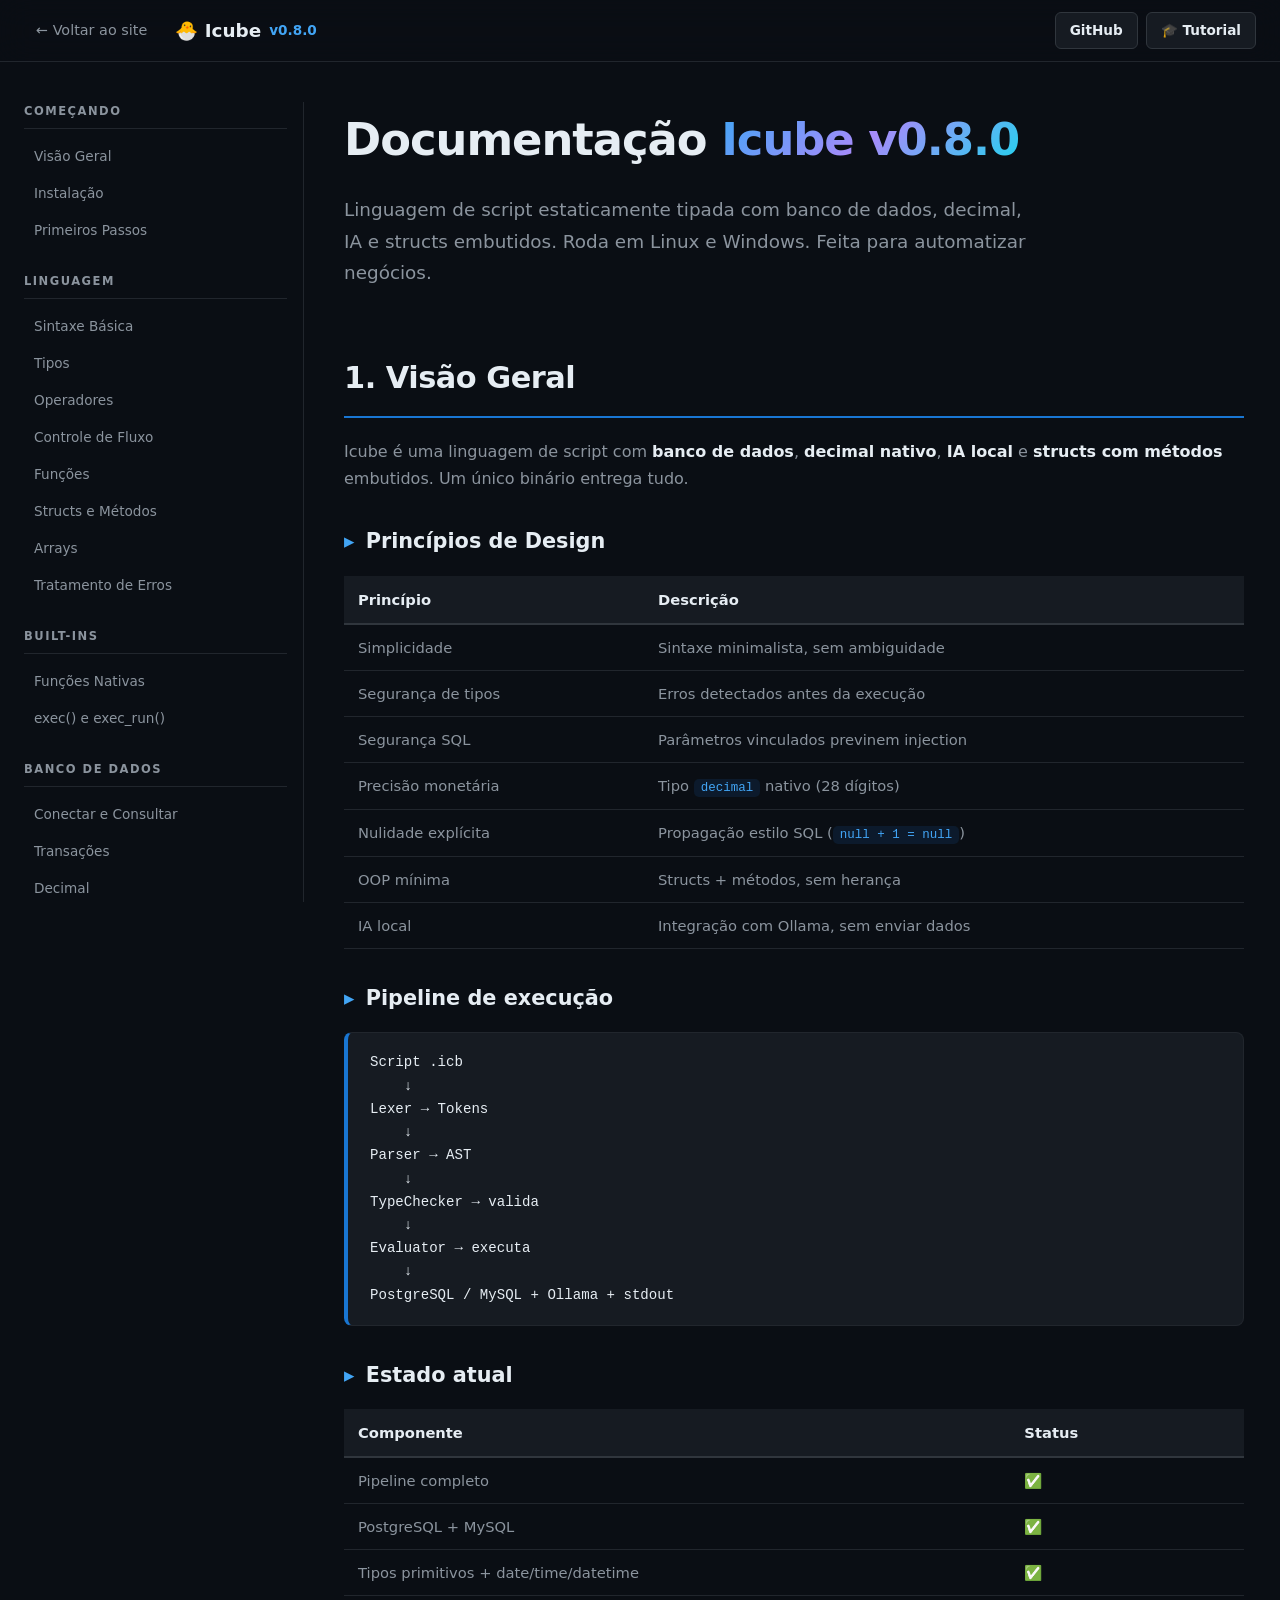
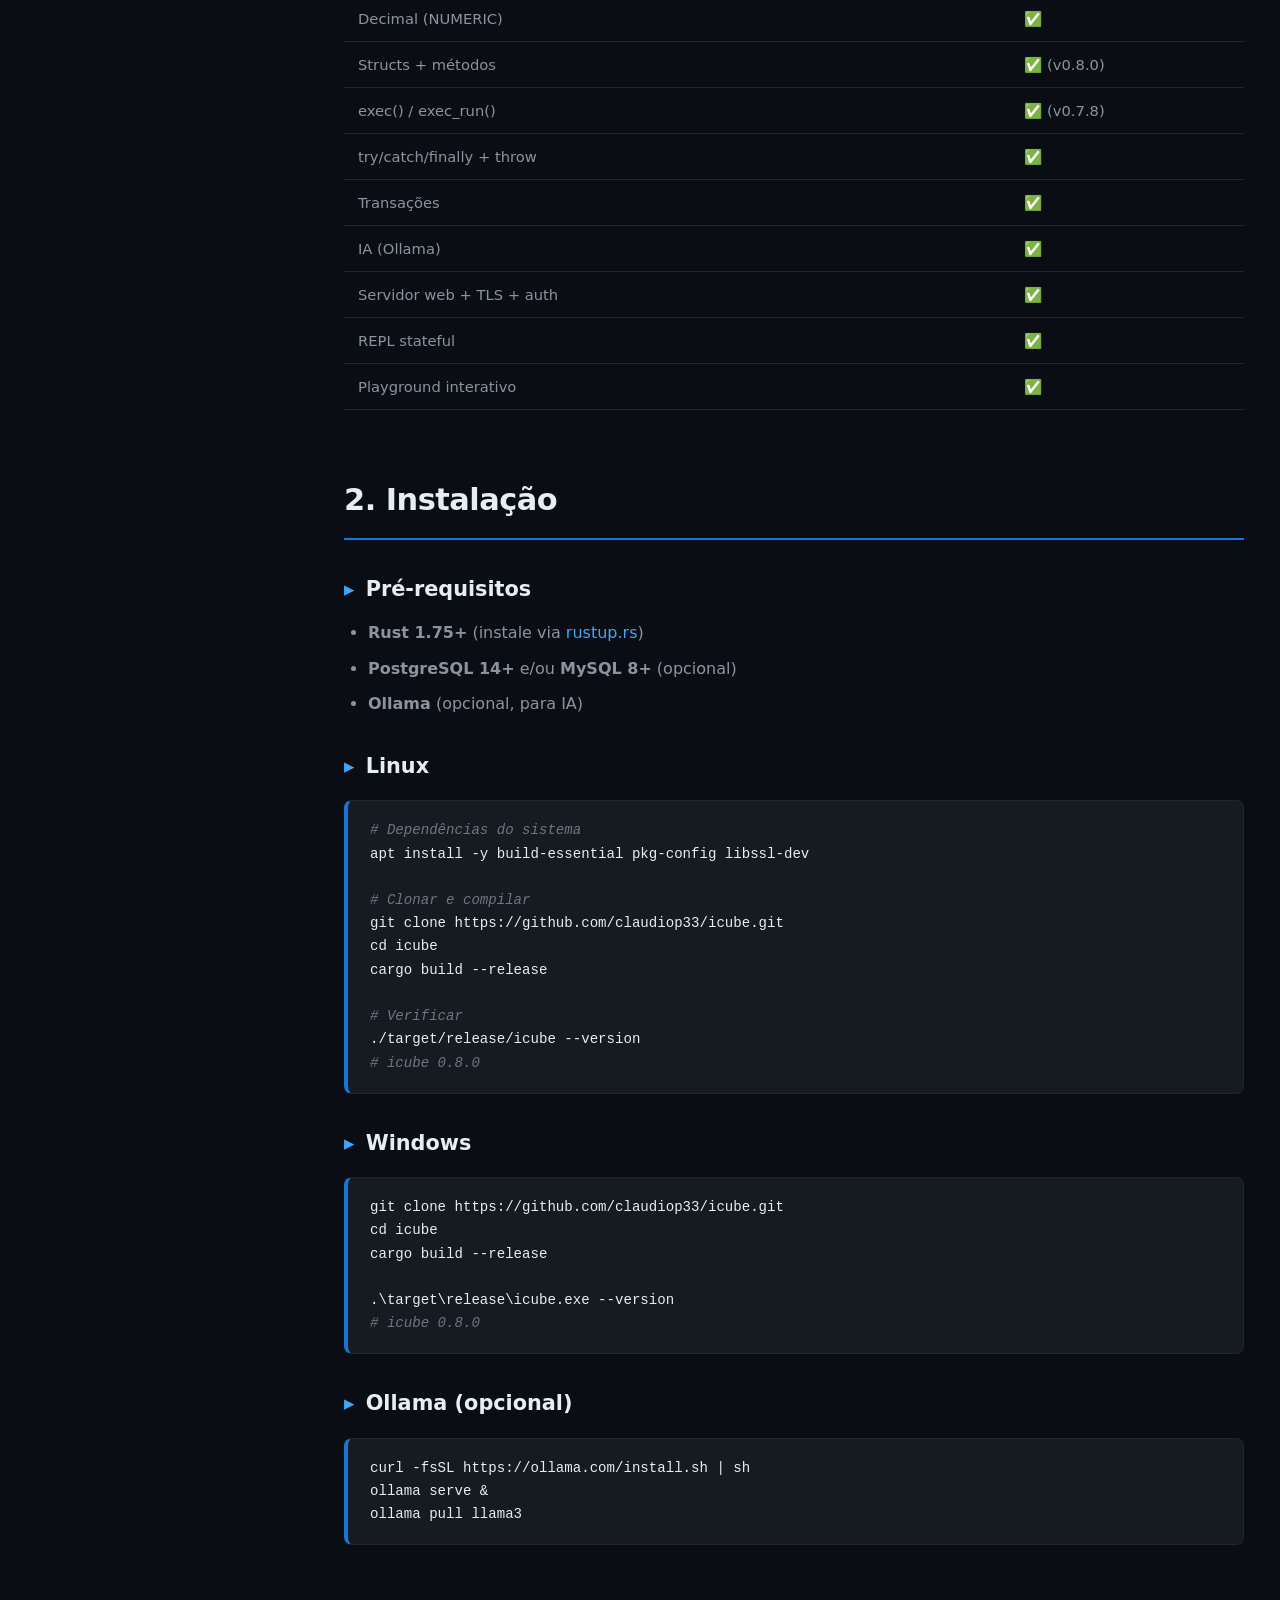
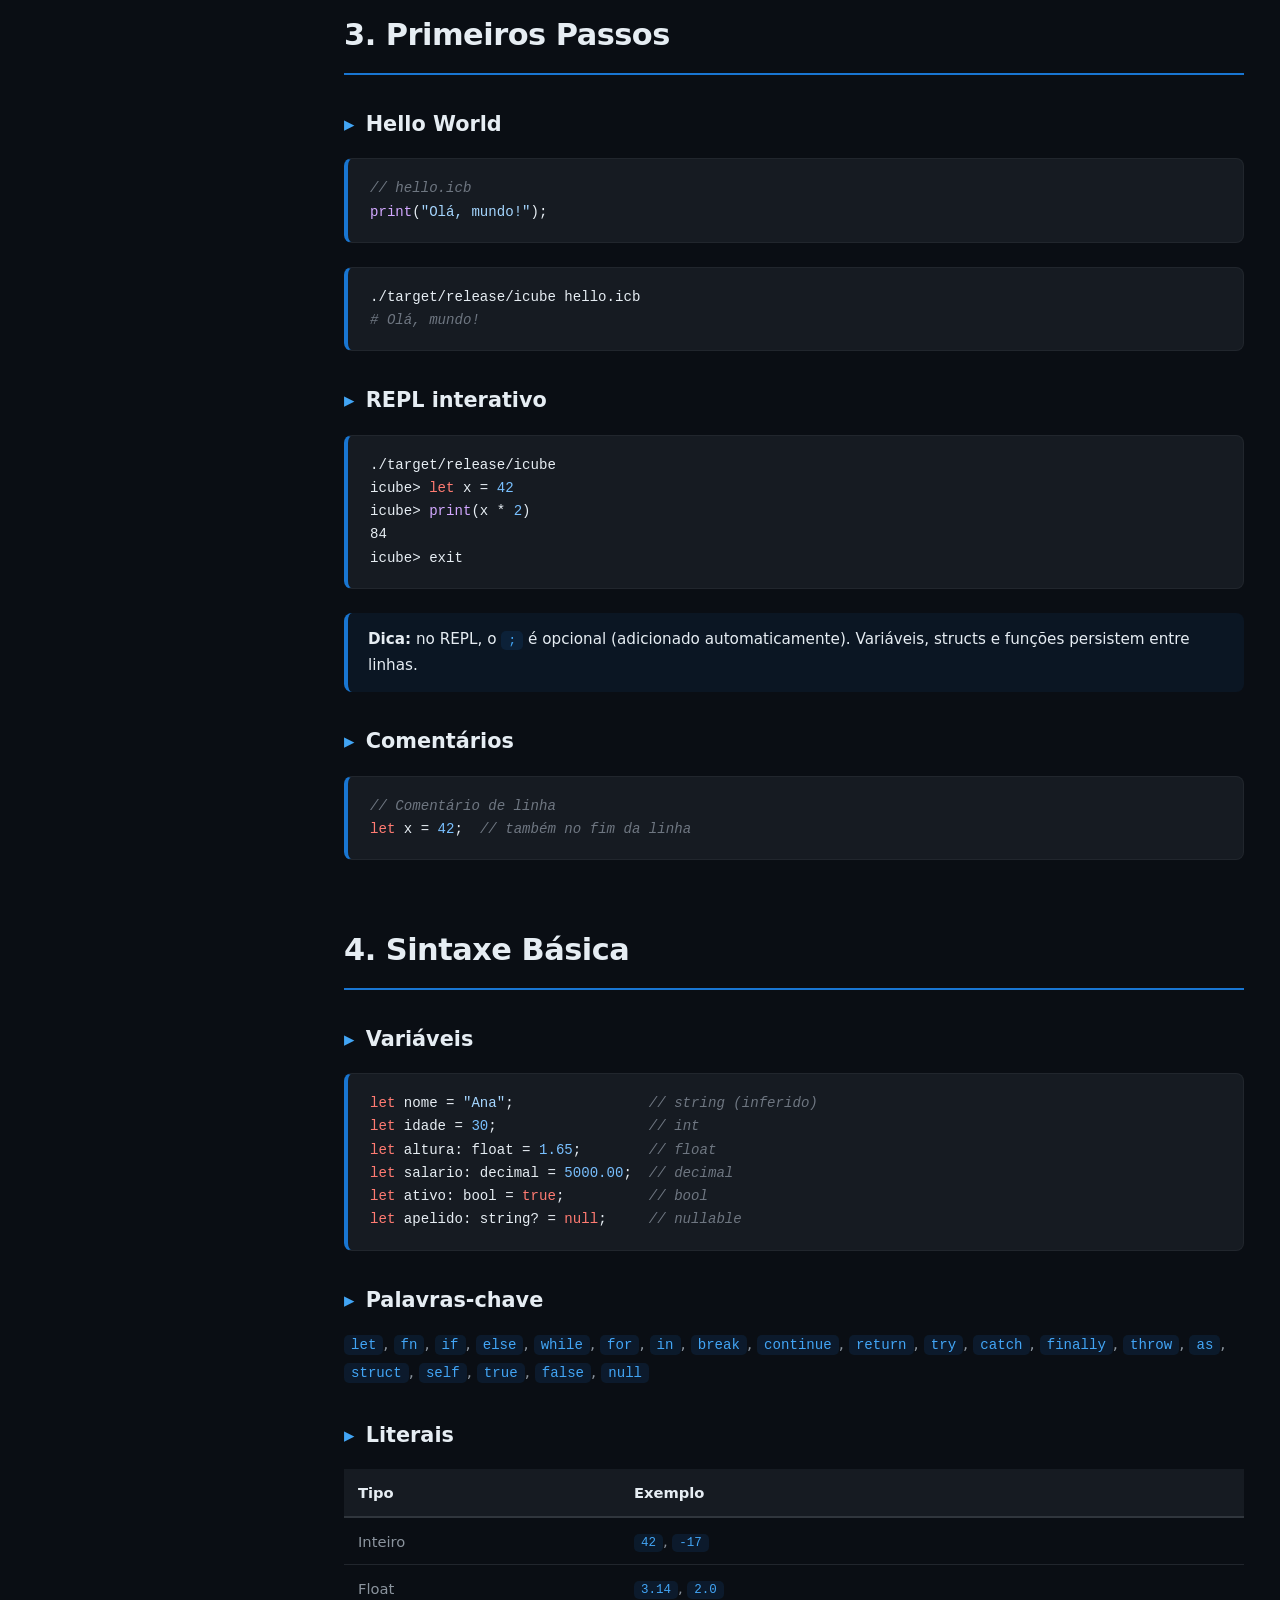
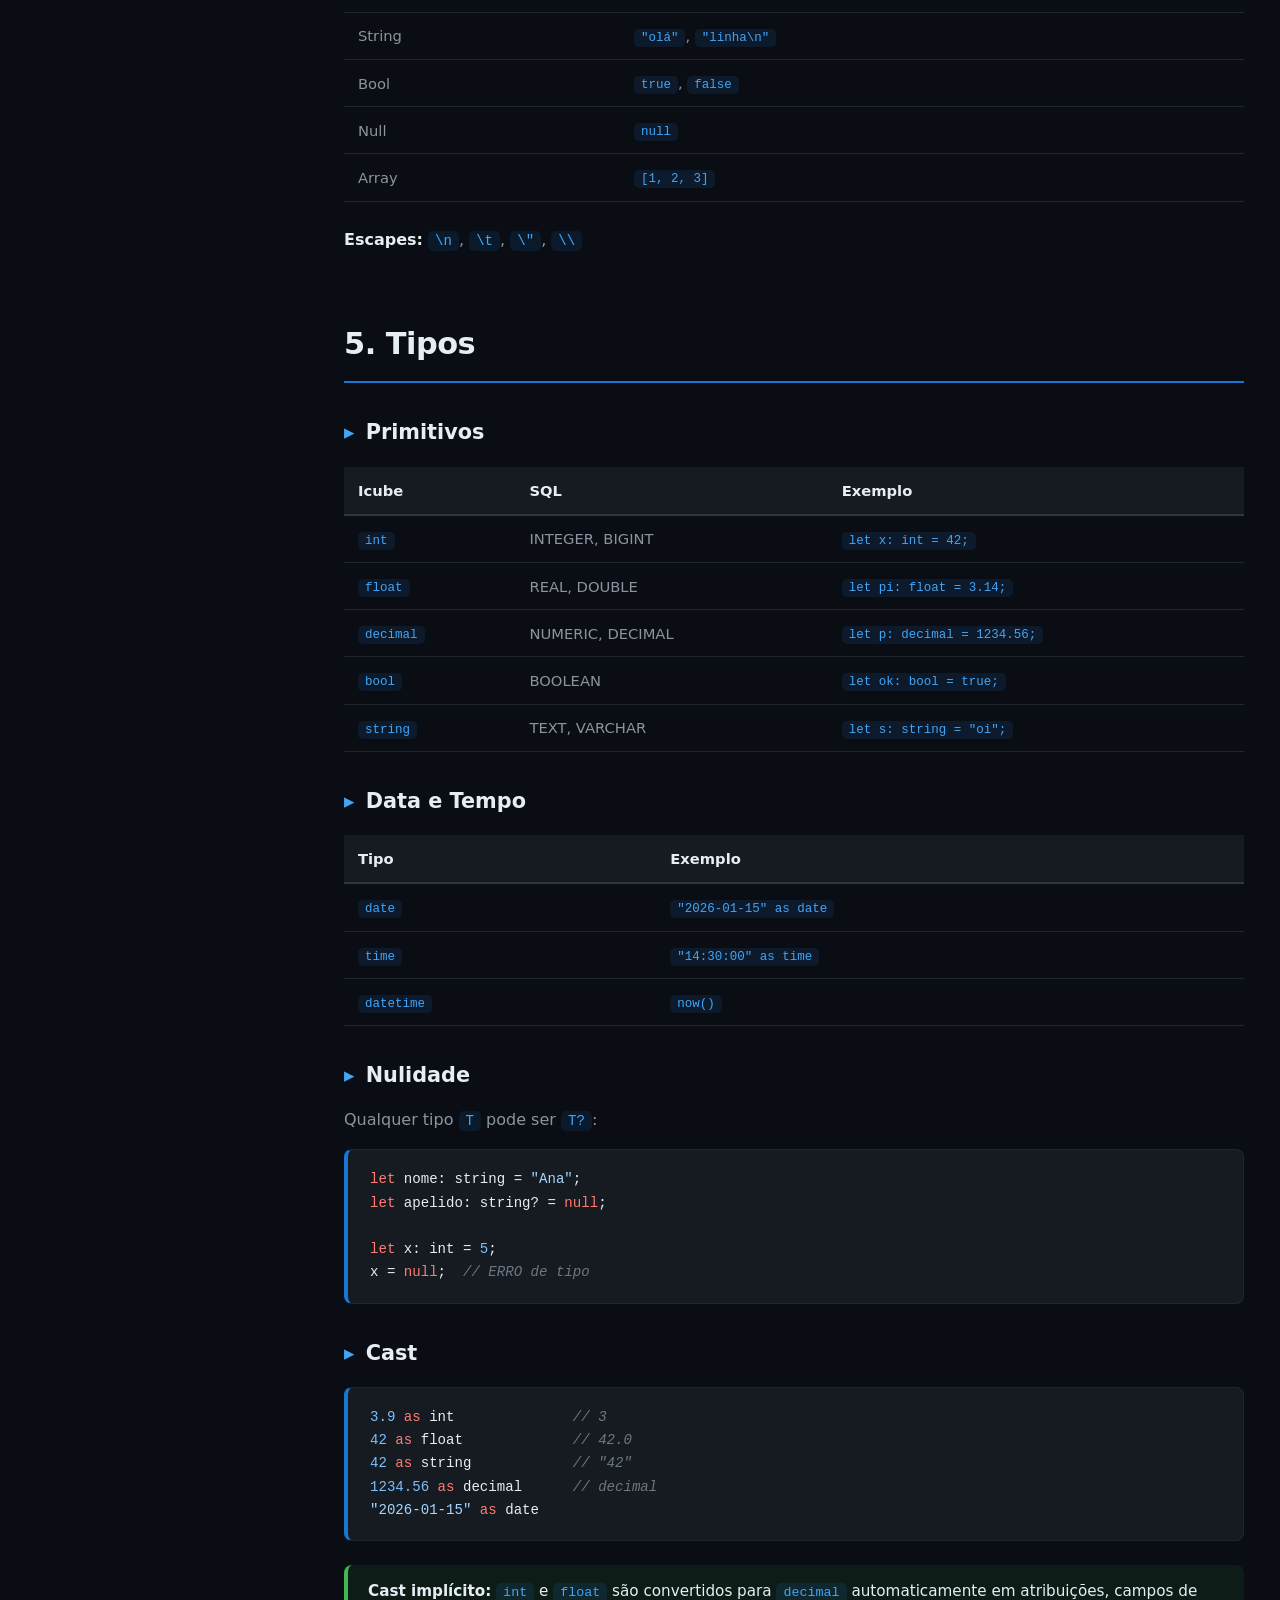
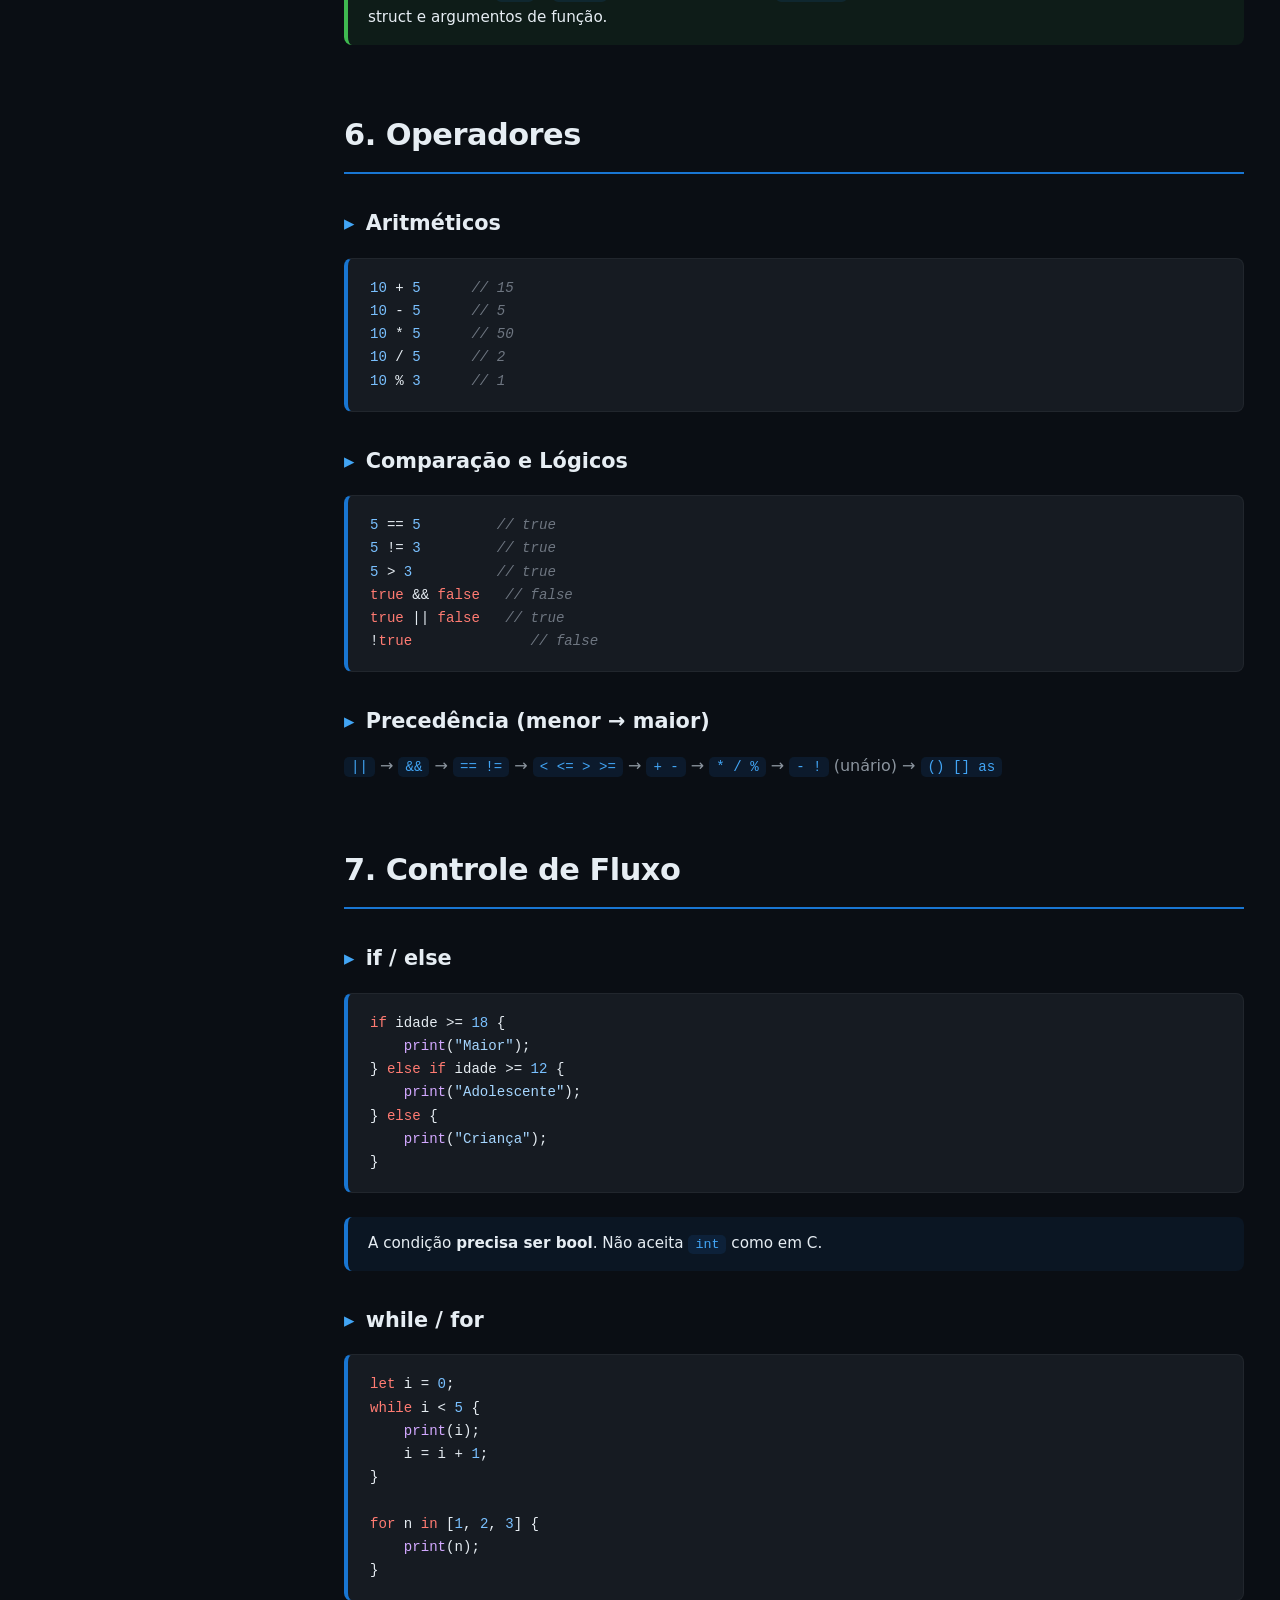
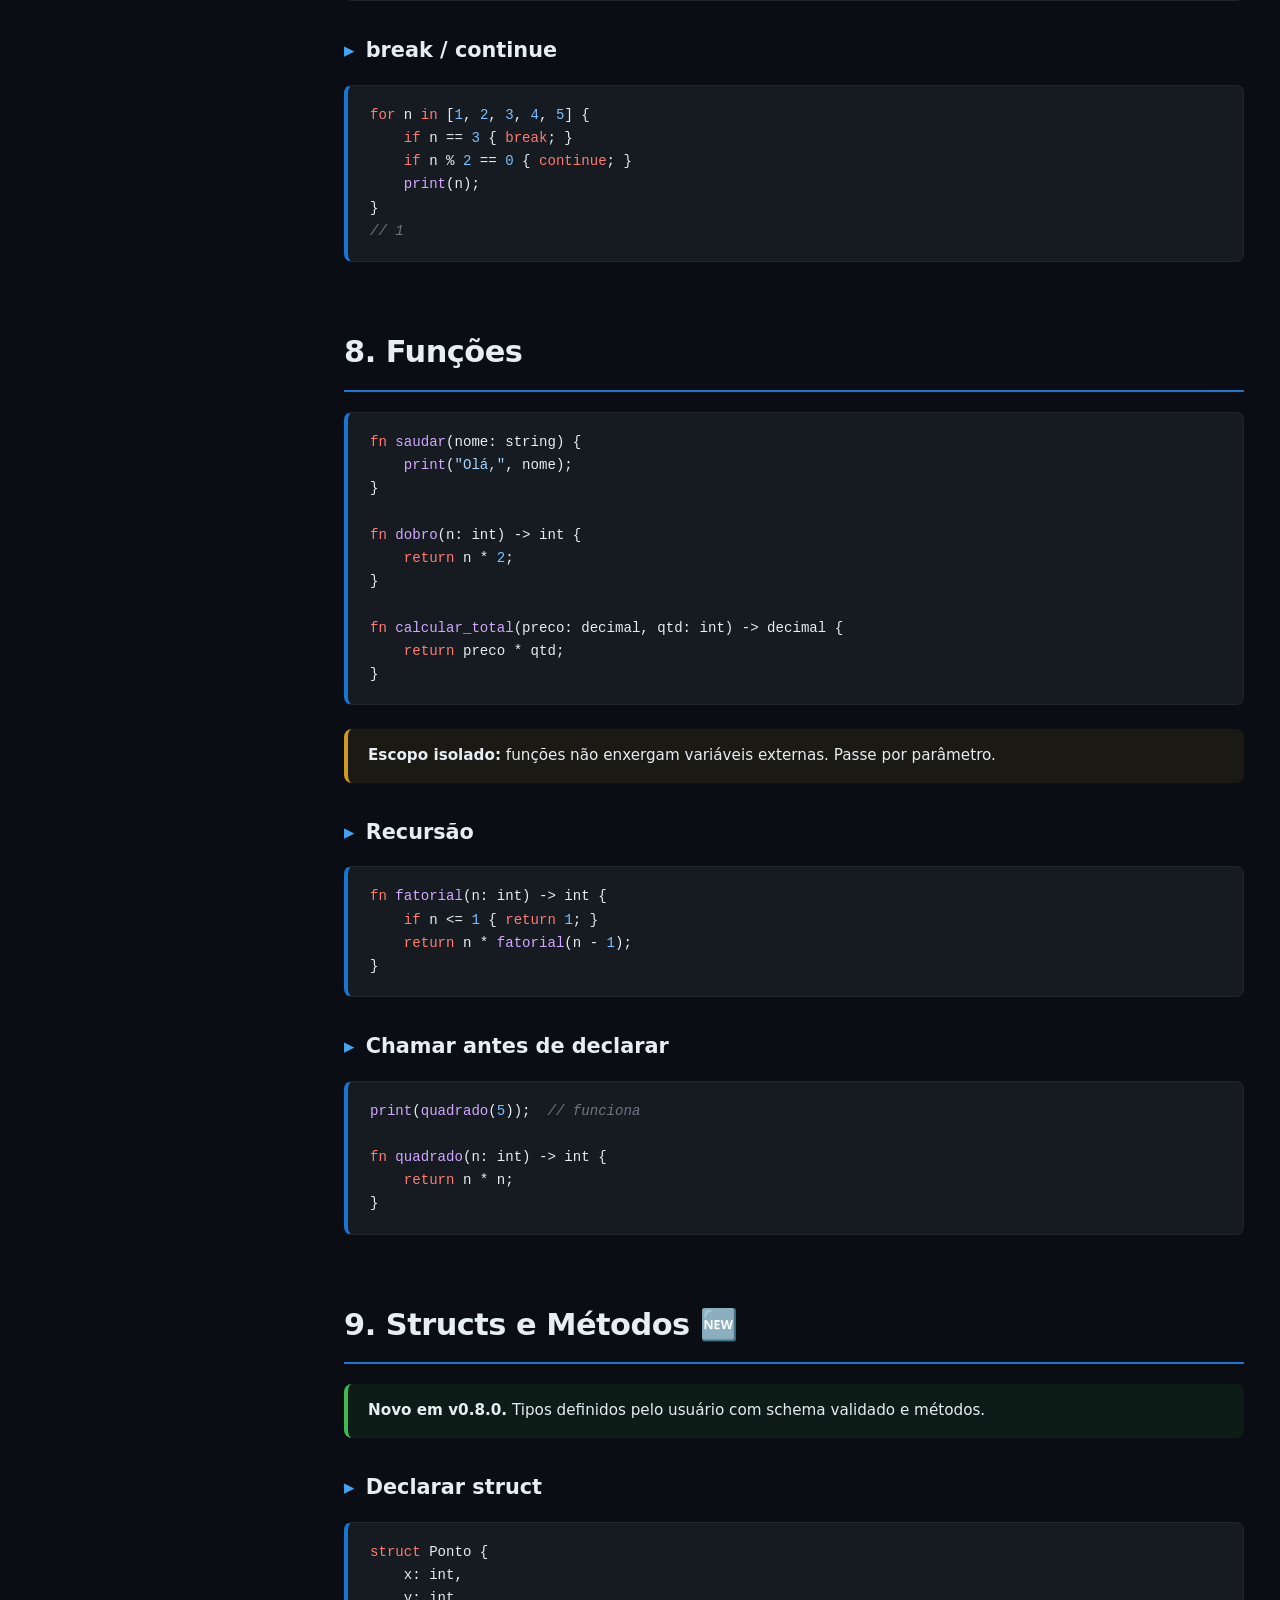
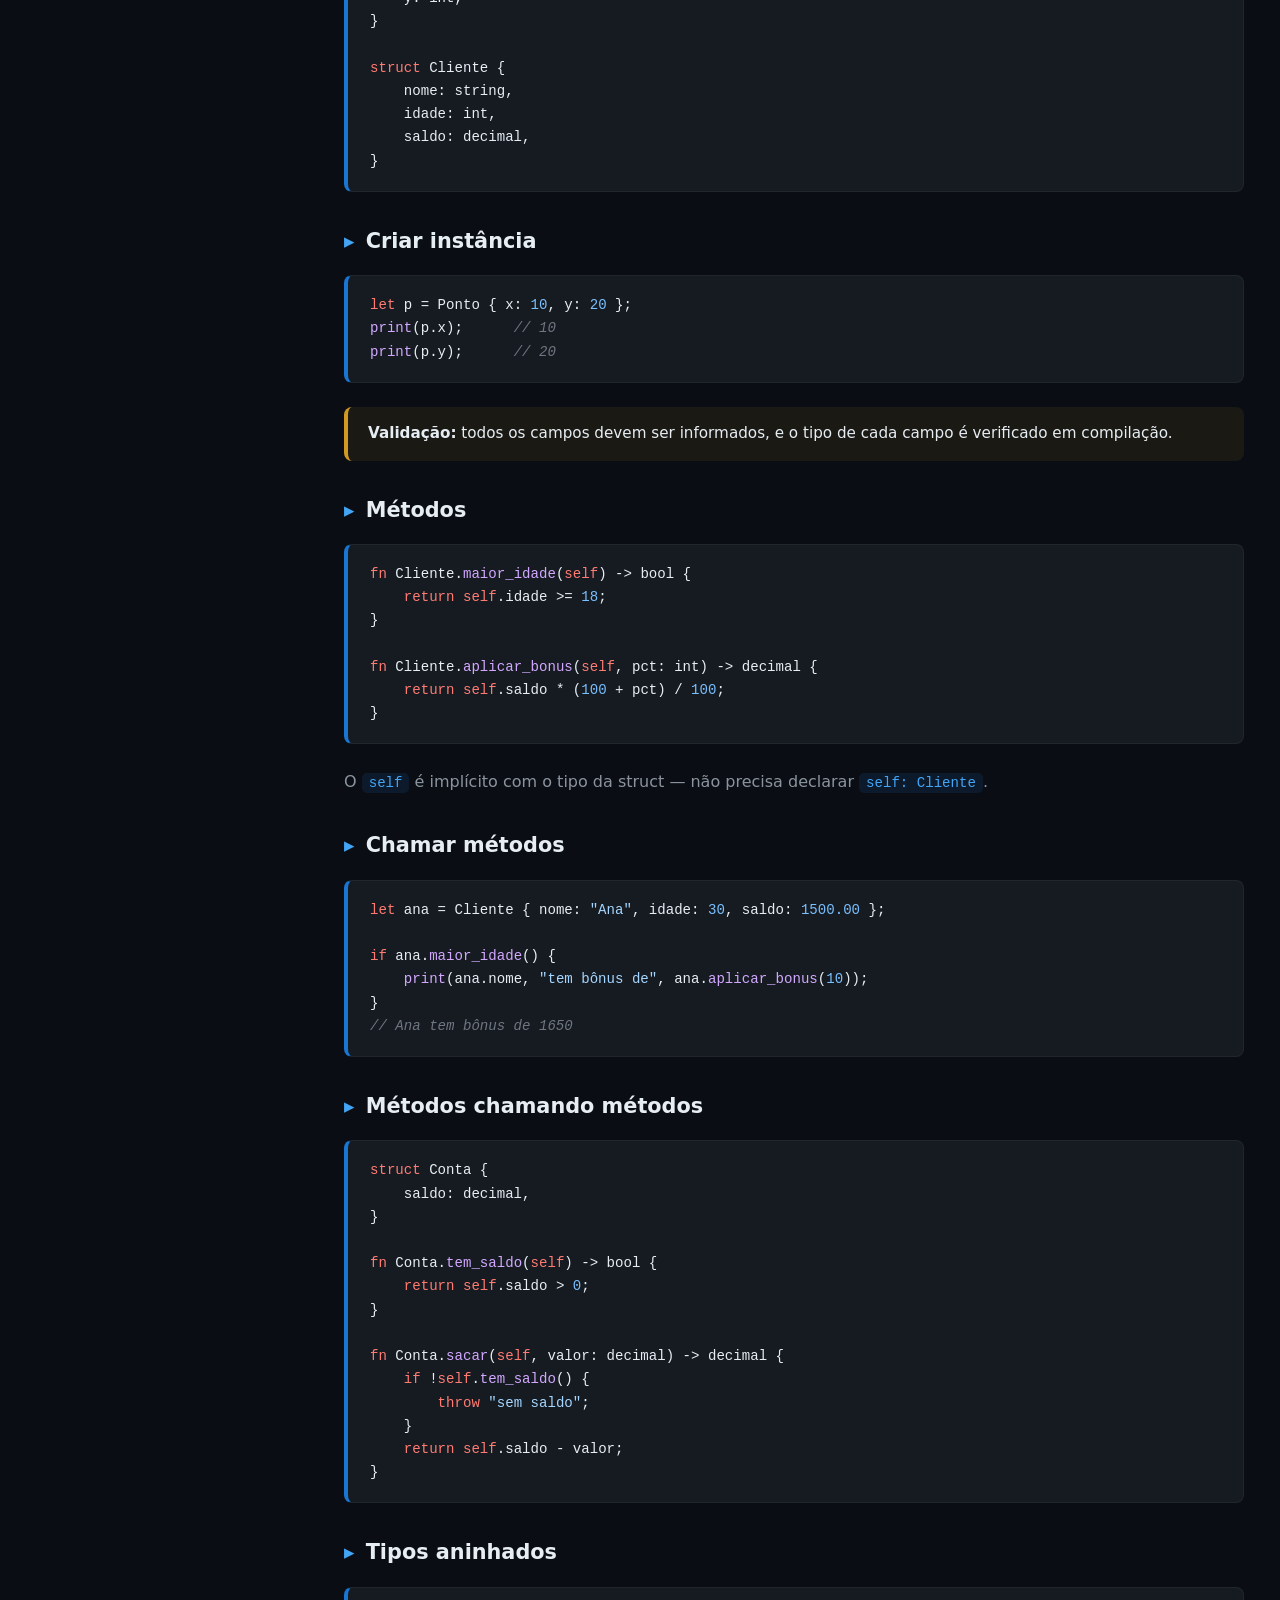
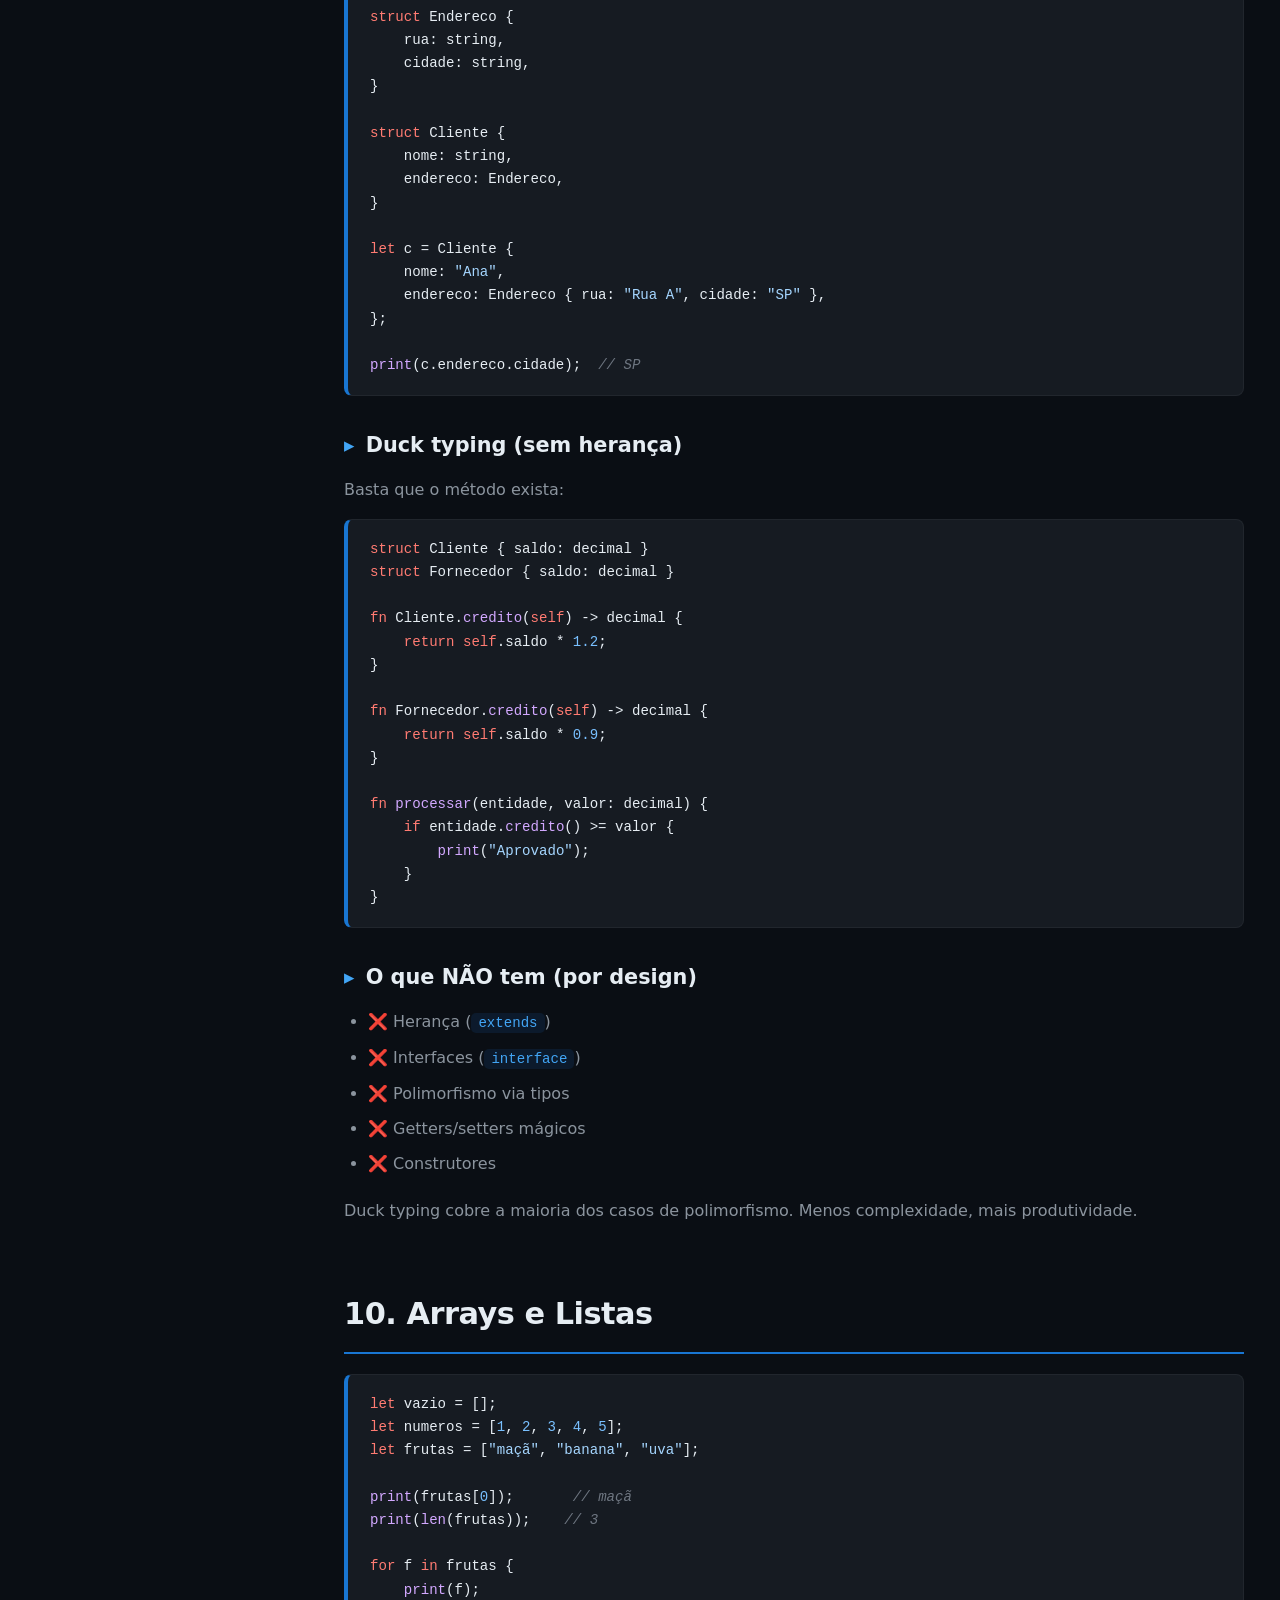
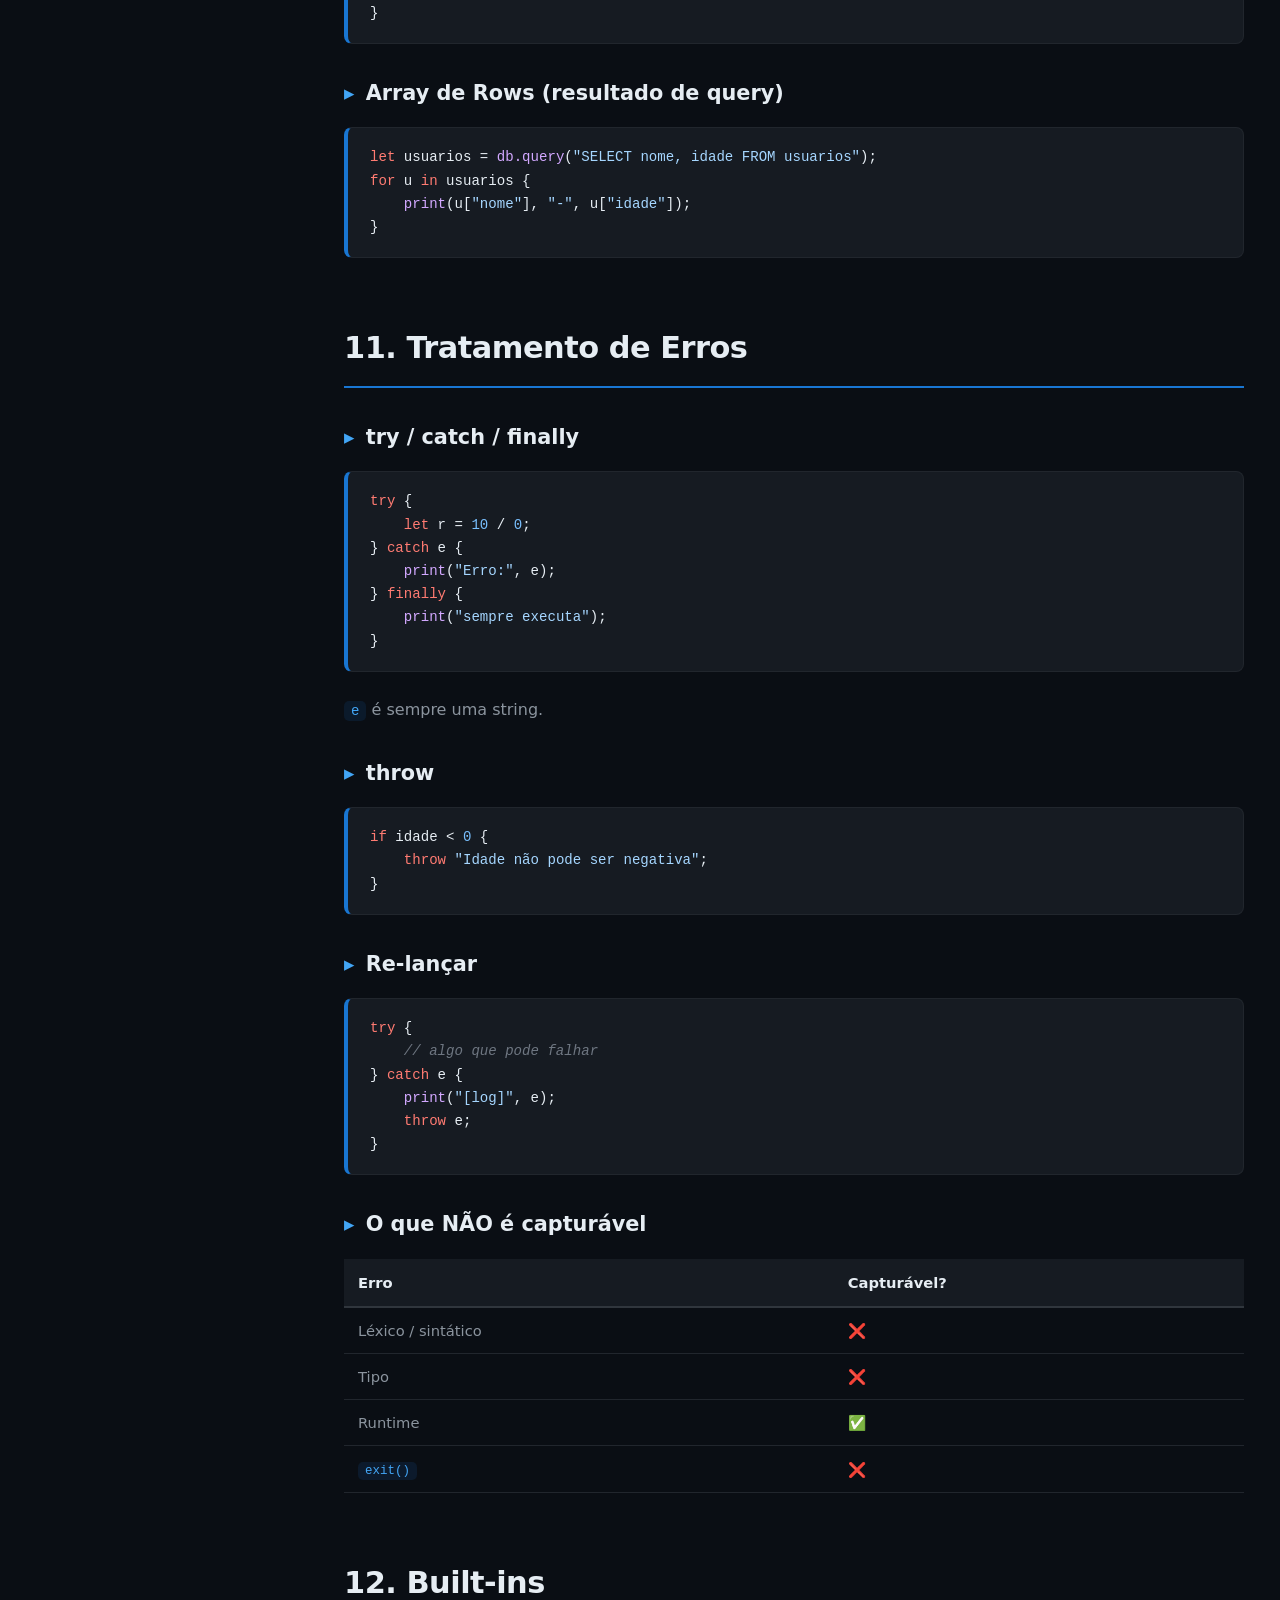
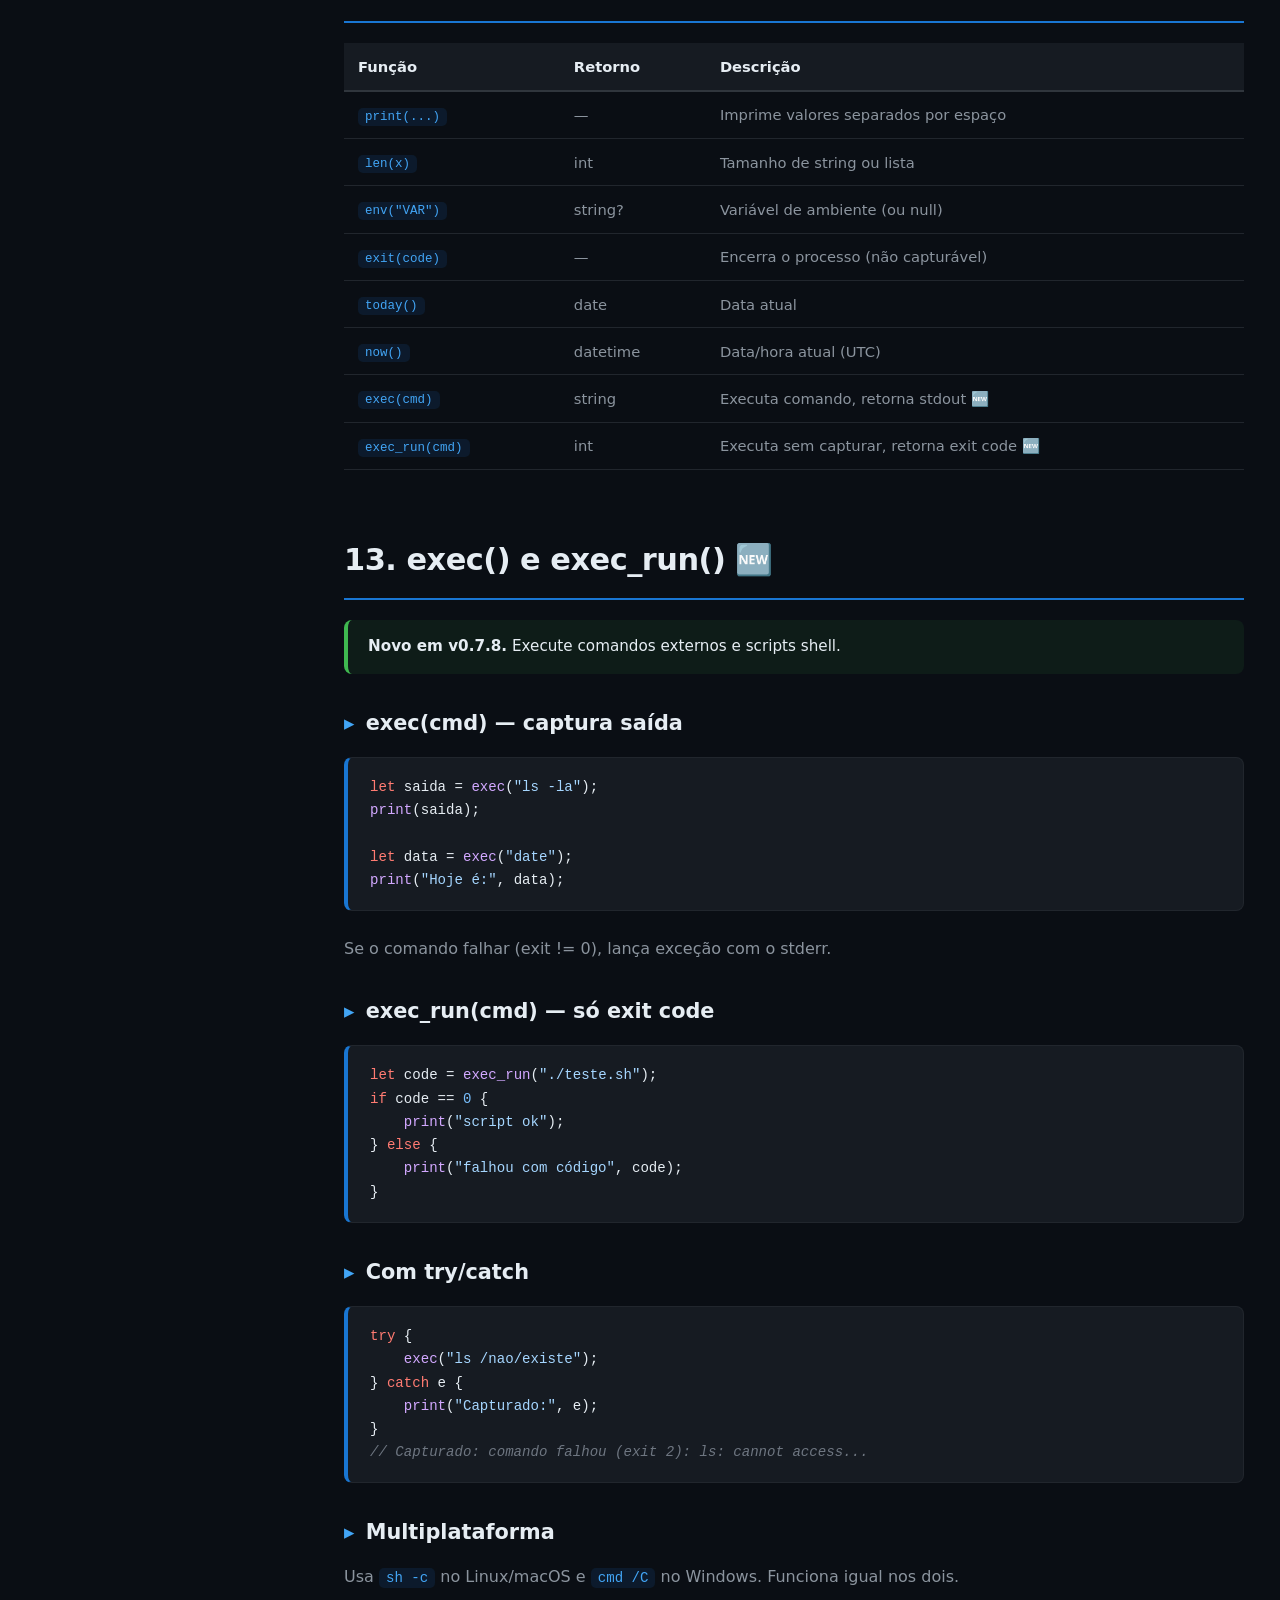
<file: site/docs.html>
<!DOCTYPE html>
<html lang="pt-BR">
<head>
<meta charset="UTF-8">
<meta name="viewport" content="width=device-width, initial-scale=1.0">
<title>Documentação — Icube v0.8.0</title>
<meta name="description" content="Documentação completa da linguagem Icube v0.8.0: sintaxe, tipos, structs, métodos, banco de dados, IA e servidor web.">
<link rel="icon" href="data:image/svg+xml,<svg xmlns='http://www.w3.org/2000/svg' viewBox='0 0 100 100'><text y='.9em' font-size='90'>🐣</text></svg>">
<style>
:root {
  --primary: #1976d2;
  --primary-light: #42a5f5;
  --accent: #a78bfa;
  --cyan: #22d3ee;
  --bg: #0a0e14;
  --bg-alt: #0d1117;
  --bg-card: #161b22;
  --text: #e6edf3;
  --text-muted: #8b949e;
  --border: #21262d;
  --border-strong: #30363d;
  --success: #3fb950;
  --warning: #d29922;
  --danger: #f85149;
  --mono: 'JetBrains Mono', 'Fira Code', 'SF Mono', Consolas, monospace;
}
* { margin: 0; padding: 0; box-sizing: border-box; }
html { scroll-behavior: smooth; scroll-padding-top: 80px; }
body {
  font-family: -apple-system, BlinkMacSystemFont, 'Segoe UI', system-ui, sans-serif;
  background: var(--bg);
  color: var(--text);
  line-height: 1.7;
  -webkit-font-smoothing: antialiased;
}
a { color: var(--primary-light); text-decoration: none; }
a:hover { text-decoration: underline; }

/* HEADER */
.topbar {
  position: sticky;
  top: 0;
  z-index: 100;
  background: rgba(10, 14, 20, 0.9);
  backdrop-filter: blur(16px);
  border-bottom: 1px solid var(--border);
  padding: 12px 24px;
  display: flex;
  align-items: center;
  justify-content: space-between;
  gap: 16px;
}
.topbar-left {
  display: flex;
  align-items: center;
  gap: 16px;
}
.topbar-left a.back {
  color: var(--text-muted);
  display: inline-flex;
  align-items: center;
  gap: 6px;
  font-size: 0.9rem;
  padding: 6px 12px;
  border-radius: 6px;
  transition: all 0.15s;
}
.topbar-left a.back:hover { background: var(--bg-card); color: var(--text); text-decoration: none; }
.brand { font-size: 1.15rem; font-weight: 700; display: flex; align-items: center; gap: 8px; }
.brand .version { color: var(--primary-light); font-size: 0.85rem; font-weight: 600; }
.topbar-right { display: flex; gap: 8px; }
.topbar-right a {
  background: var(--bg-card);
  border: 1px solid var(--border-strong);
  color: var(--text) !important;
  padding: 6px 14px;
  border-radius: 6px;
  font-size: 0.85rem;
  font-weight: 600;
  display: inline-flex;
  align-items: center;
  gap: 6px;
}
.topbar-right a:hover { background: #1c2128; text-decoration: none; }

/* LAYOUT */
.layout {
  display: grid;
  grid-template-columns: 280px 1fr;
  max-width: 1400px;
  margin: 0 auto;
  gap: 40px;
  padding: 40px 24px;
}

/* SIDEBAR */
.sidebar {
  position: sticky;
  top: 80px;
  height: calc(100vh - 100px);
  overflow-y: auto;
  padding-right: 16px;
  border-right: 1px solid var(--border);
}
.sidebar h4 {
  font-size: 0.72rem;
  text-transform: uppercase;
  letter-spacing: 1.5px;
  color: var(--text-muted);
  margin: 24px 0 10px;
  padding-bottom: 6px;
  border-bottom: 1px solid var(--border);
}
.sidebar h4:first-child { margin-top: 0; }
.sidebar nav { display: flex; flex-direction: column; gap: 2px; }
.sidebar nav a {
  color: var(--text-muted);
  font-size: 0.85rem;
  padding: 6px 10px;
  border-radius: 5px;
  transition: all 0.15s;
}
.sidebar nav a:hover { background: var(--bg-card); color: var(--text); text-decoration: none; }
.sidebar nav a.active { background: rgba(25, 118, 210, 0.15); color: var(--primary-light); font-weight: 600; }

/* CONTENT */
.content { min-width: 0; max-width: 900px; }
.content h1 {
  font-size: clamp(2rem, 5vw, 2.8rem);
  font-weight: 800;
  margin-bottom: 16px;
  letter-spacing: -1px;
}
.content h1 .accent {
  background: linear-gradient(135deg, #42a5f5, #a78bfa, #22d3ee);
  -webkit-background-clip: text;
  background-clip: text;
  -webkit-text-fill-color: transparent;
}
.content .lead {
  color: var(--text-muted);
  font-size: 1.15rem;
  margin-bottom: 48px;
  max-width: 700px;
}
.content h2 {
  font-size: 1.9rem;
  font-weight: 700;
  margin: 64px 0 20px;
  padding-bottom: 12px;
  border-bottom: 2px solid var(--primary);
  letter-spacing: -0.5px;
  scroll-margin-top: 80px;
}
.content h3 {
  font-size: 1.3rem;
  font-weight: 700;
  margin: 32px 0 12px;
  color: var(--text);
  scroll-margin-top: 80px;
}
.content h3::before {
  content: '▸ ';
  color: var(--primary-light);
  margin-right: 4px;
}
.content h4 {
  font-size: 1.05rem;
  font-weight: 700;
  margin: 24px 0 10px;
  color: var(--primary-light);
}
.content p { color: var(--text-muted); margin-bottom: 16px; }
.content p strong { color: var(--text); }
.content ul, .content ol { color: var(--text-muted); margin: 12px 0 20px 24px; }
.content ul li, .content ol li { margin-bottom: 8px; }
.content code {
  background: rgba(25, 118, 210, 0.12);
  padding: 2px 7px;
  border-radius: 5px;
  font-family: var(--mono);
  font-size: 0.88em;
  color: var(--primary-light);
}
.content pre {
  background: var(--bg-card);
  border: 1px solid var(--border);
  border-left: 4px solid var(--primary);
  border-radius: 8px;
  padding: 18px 22px;
  overflow-x: auto;
  margin: 16px 0 24px;
  font-family: var(--mono);
  font-size: 0.88rem;
  line-height: 1.65;
}
.content pre code {
  background: none;
  padding: 0;
  color: var(--text);
  font-size: inherit;
}
.content pre .cm { color: #6e7681; font-style: italic; }
.content pre .kw { color: #ff7b72; font-weight: 500; }
.content pre .str { color: #a5d6ff; }
.content pre .fn { color: #d2a8ff; }
.content pre .num { color: #79c0ff; }

.content table {
  width: 100%;
  border-collapse: collapse;
  margin: 16px 0 24px;
  font-size: 0.92rem;
}
.content table th {
  background: var(--bg-card);
  color: var(--text);
  padding: 11px 14px;
  text-align: left;
  border-bottom: 2px solid var(--border-strong);
  font-weight: 600;
}
.content table td {
  padding: 10px 14px;
  border-bottom: 1px solid var(--border);
  color: var(--text-muted);
}
.content table tr:hover td { background: rgba(25, 118, 210, 0.04); }
.content table code { font-size: 0.85em; }

.info-box, .warn-box, .danger-box, .success-box {
  padding: 14px 20px;
  border-radius: 8px;
  margin: 18px 0;
  font-size: 0.95rem;
}
.info-box { background: rgba(25, 118, 210, 0.08); border-left: 4px solid var(--primary); }
.warn-box { background: rgba(210, 153, 34, 0.08); border-left: 4px solid var(--warning); }
.danger-box { background: rgba(248, 81, 73, 0.08); border-left: 4px solid var(--danger); }
.success-box { background: rgba(63, 185, 80, 0.08); border-left: 4px solid var(--success); }
.info-box strong, .warn-box strong, .danger-box strong, .success-box strong { color: var(--text); }

/* FOOTER */
footer {
  padding: 60px 24px 40px;
  border-top: 1px solid var(--border);
  text-align: center;
  color: var(--text-muted);
  font-size: 0.88rem;
  margin-top: 80px;
}
footer strong { color: var(--text); }

/* RESPONSIVE */
@media (max-width: 900px) {
  .layout { grid-template-columns: 1fr; gap: 16px; padding: 20px 16px; }
  .sidebar {
    position: static;
    height: auto;
    max-height: none;
    border-right: none;
    border-bottom: 1px solid var(--border);
    padding-bottom: 20px;
    padding-right: 0;
  }
  .sidebar nav { flex-direction: row; flex-wrap: wrap; gap: 6px; }
  .sidebar h4 { margin-top: 12px; }
}
</style>
</head>
<body>

<header class="topbar">
  <div class="topbar-left">
    <a href="index.html" class="back">← Voltar ao site</a>
    <div class="brand">🐣 Icube <span class="version">v0.8.0</span></div>
  </div>
  <div class="topbar-right">
    <a href="https://github.com/claudiop33/icube" target="_blank" rel="noopener">GitHub</a>
    <a href="tutorial.html">🎓 Tutorial</a>
  </div>
</header>

<div class="layout">

  <aside class="sidebar">
    <h4>Começando</h4>
    <nav>
      <a href="#visao">Visão Geral</a>
      <a href="#instalacao">Instalação</a>
      <a href="#primeiros">Primeiros Passos</a>
    </nav>

    <h4>Linguagem</h4>
    <nav>
      <a href="#sintaxe">Sintaxe Básica</a>
      <a href="#tipos">Tipos</a>
      <a href="#operadores">Operadores</a>
      <a href="#controle">Controle de Fluxo</a>
      <a href="#funcoes">Funções</a>
      <a href="#structs">Structs e Métodos</a>
      <a href="#arrays">Arrays</a>
      <a href="#erros">Tratamento de Erros</a>
    </nav>

    <h4>Built-ins</h4>
    <nav>
      <a href="#builtins">Funções Nativas</a>
      <a href="#exec">exec() e exec_run()</a>
    </nav>

    <h4>Banco de Dados</h4>
    <nav>
      <a href="#banco">Conectar e Consultar</a>
      <a href="#transacoes">Transações</a>
      <a href="#decimal">Decimal</a>
      <a href="#datas">Datas e Tempo</a>
    </nav>

    <h4>IA</h4>
    <nav>
      <a href="#ia">Integração com Ollama</a>
    </nav>

    <h4>Servidor Web</h4>
    <nav>
      <a href="#servidor">Servidor HTTP/HTTPS</a>
      <a href="#auth">Autenticação</a>
      <a href="#seguranca">Segurança</a>
    </nav>

    <h4>Recursos</h4>
    <nav>
      <a href="#limitacoes">Limitações</a>
      <a href="#roadmap">Roadmap</a>
      <a href="#changelog">Changelog</a>
    </nav>
  </aside>

  <main class="content">

    <h1>Documentação <span class="accent">Icube v0.8.0</span></h1>
    <p class="lead">Linguagem de script estaticamente tipada com banco de dados, decimal, IA e structs embutidos. Roda em Linux e Windows. Feita para automatizar negócios.</p>

    <!-- ============================================================ -->
    <h2 id="visao">1. Visão Geral</h2>

    <p>Icube é uma linguagem de script com <strong>banco de dados</strong>, <strong>decimal nativo</strong>, <strong>IA local</strong> e <strong>structs com métodos</strong> embutidos. Um único binário entrega tudo.</p>

    <h3>Princípios de Design</h3>
    <table>
      <tr><th>Princípio</th><th>Descrição</th></tr>
      <tr><td>Simplicidade</td><td>Sintaxe minimalista, sem ambiguidade</td></tr>
      <tr><td>Segurança de tipos</td><td>Erros detectados antes da execução</td></tr>
      <tr><td>Segurança SQL</td><td>Parâmetros vinculados previnem injection</td></tr>
      <tr><td>Precisão monetária</td><td>Tipo <code>decimal</code> nativo (28 dígitos)</td></tr>
      <tr><td>Nulidade explícita</td><td>Propagação estilo SQL (<code>null + 1 = null</code>)</td></tr>
      <tr><td>OOP mínima</td><td>Structs + métodos, sem herança</td></tr>
      <tr><td>IA local</td><td>Integração com Ollama, sem enviar dados</td></tr>
    </table>

    <h3>Pipeline de execução</h3>
    <pre><code>Script .icb
    ↓
Lexer → Tokens
    ↓
Parser → AST
    ↓
TypeChecker → valida
    ↓
Evaluator → executa
    ↓
PostgreSQL / MySQL + Ollama + stdout</code></pre>

    <h3>Estado atual</h3>
    <table>
      <tr><th>Componente</th><th>Status</th></tr>
      <tr><td>Pipeline completo</td><td>✅</td></tr>
      <tr><td>PostgreSQL + MySQL</td><td>✅</td></tr>
      <tr><td>Tipos primitivos + date/time/datetime</td><td>✅</td></tr>
      <tr><td>Decimal (NUMERIC)</td><td>✅</td></tr>
      <tr><td>Structs + métodos</td><td>✅ (v0.8.0)</td></tr>
      <tr><td>exec() / exec_run()</td><td>✅ (v0.7.8)</td></tr>
      <tr><td>try/catch/finally + throw</td><td>✅</td></tr>
      <tr><td>Transações</td><td>✅</td></tr>
      <tr><td>IA (Ollama)</td><td>✅</td></tr>
      <tr><td>Servidor web + TLS + auth</td><td>✅</td></tr>
      <tr><td>REPL stateful</td><td>✅</td></tr>
      <tr><td>Playground interativo</td><td>✅</td></tr>
    </table>

    <!-- ============================================================ -->
    <h2 id="instalacao">2. Instalação</h2>

    <h3>Pré-requisitos</h3>
    <ul>
      <li><strong>Rust 1.75+</strong> (instale via <a href="https://rustup.rs" target="_blank" rel="noopener">rustup.rs</a>)</li>
      <li><strong>PostgreSQL 14+</strong> e/ou <strong>MySQL 8+</strong> (opcional)</li>
      <li><strong>Ollama</strong> (opcional, para IA)</li>
    </ul>

    <h3>Linux</h3>
    <pre><code><span class="cm"># Dependências do sistema</span>
apt install -y build-essential pkg-config libssl-dev

<span class="cm"># Clonar e compilar</span>
git clone https://github.com/claudiop33/icube.git
cd icube
cargo build --release

<span class="cm"># Verificar</span>
./target/release/icube --version
<span class="cm"># icube 0.8.0</span></code></pre>

    <h3>Windows</h3>
    <pre><code>git clone https://github.com/claudiop33/icube.git
cd icube
cargo build --release

.\target\release\icube.exe --version
<span class="cm"># icube 0.8.0</span></code></pre>

    <h3>Ollama (opcional)</h3>
    <pre><code>curl -fsSL https://ollama.com/install.sh | sh
ollama serve &amp;
ollama pull llama3</code></pre>

    <!-- ============================================================ -->
    <h2 id="primeiros">3. Primeiros Passos</h2>

    <h3>Hello World</h3>
    <pre><code><span class="cm">// hello.icb</span>
<span class="fn">print</span>(<span class="str">"Olá, mundo!"</span>);</code></pre>
    <pre><code>./target/release/icube hello.icb
<span class="cm"># Olá, mundo!</span></code></pre>

    <h3>REPL interativo</h3>
    <pre><code>./target/release/icube
icube&gt; <span class="kw">let</span> x = <span class="num">42</span>
icube&gt; <span class="fn">print</span>(x * <span class="num">2</span>)
84
icube&gt; exit</code></pre>

    <div class="info-box">
      <strong>Dica:</strong> no REPL, o <code>;</code> é opcional (adicionado automaticamente). Variáveis, structs e funções persistem entre linhas.
    </div>

    <h3>Comentários</h3>
    <pre><code><span class="cm">// Comentário de linha</span>
<span class="kw">let</span> x = <span class="num">42</span>;  <span class="cm">// também no fim da linha</span></code></pre>

    <!-- ============================================================ -->
    <h2 id="sintaxe">4. Sintaxe Básica</h2>

    <h3>Variáveis</h3>
    <pre><code><span class="kw">let</span> nome = <span class="str">"Ana"</span>;                <span class="cm">// string (inferido)</span>
<span class="kw">let</span> idade = <span class="num">30</span>;                  <span class="cm">// int</span>
<span class="kw">let</span> altura: float = <span class="num">1.65</span>;        <span class="cm">// float</span>
<span class="kw">let</span> salario: decimal = <span class="num">5000.00</span>;  <span class="cm">// decimal</span>
<span class="kw">let</span> ativo: bool = <span class="kw">true</span>;          <span class="cm">// bool</span>
<span class="kw">let</span> apelido: string? = <span class="kw">null</span>;     <span class="cm">// nullable</span></code></pre>

    <h3>Palavras-chave</h3>
    <p><code>let</code>, <code>fn</code>, <code>if</code>, <code>else</code>, <code>while</code>, <code>for</code>, <code>in</code>, <code>break</code>, <code>continue</code>, <code>return</code>, <code>try</code>, <code>catch</code>, <code>finally</code>, <code>throw</code>, <code>as</code>, <code>struct</code>, <code>self</code>, <code>true</code>, <code>false</code>, <code>null</code></p>

    <h3>Literais</h3>
    <table>
      <tr><th>Tipo</th><th>Exemplo</th></tr>
      <tr><td>Inteiro</td><td><code>42</code>, <code>-17</code></td></tr>
      <tr><td>Float</td><td><code>3.14</code>, <code>2.0</code></td></tr>
      <tr><td>String</td><td><code>"olá"</code>, <code>"linha\n"</code></td></tr>
      <tr><td>Bool</td><td><code>true</code>, <code>false</code></td></tr>
      <tr><td>Null</td><td><code>null</code></td></tr>
      <tr><td>Array</td><td><code>[1, 2, 3]</code></td></tr>
    </table>

    <p><strong>Escapes:</strong> <code>\n</code>, <code>\t</code>, <code>\"</code>, <code>\\</code></p>

    <!-- ============================================================ -->
    <h2 id="tipos">5. Tipos</h2>

    <h3>Primitivos</h3>
    <table>
      <tr><th>Icube</th><th>SQL</th><th>Exemplo</th></tr>
      <tr><td><code>int</code></td><td>INTEGER, BIGINT</td><td><code>let x: int = 42;</code></td></tr>
      <tr><td><code>float</code></td><td>REAL, DOUBLE</td><td><code>let pi: float = 3.14;</code></td></tr>
      <tr><td><code>decimal</code></td><td>NUMERIC, DECIMAL</td><td><code>let p: decimal = 1234.56;</code></td></tr>
      <tr><td><code>bool</code></td><td>BOOLEAN</td><td><code>let ok: bool = true;</code></td></tr>
      <tr><td><code>string</code></td><td>TEXT, VARCHAR</td><td><code>let s: string = "oi";</code></td></tr>
    </table>

    <h3>Data e Tempo</h3>
    <table>
      <tr><th>Tipo</th><th>Exemplo</th></tr>
      <tr><td><code>date</code></td><td><code>"2026-01-15" as date</code></td></tr>
      <tr><td><code>time</code></td><td><code>"14:30:00" as time</code></td></tr>
      <tr><td><code>datetime</code></td><td><code>now()</code></td></tr>
    </table>

    <h3>Nulidade</h3>
    <p>Qualquer tipo <code>T</code> pode ser <code>T?</code>:</p>
    <pre><code><span class="kw">let</span> nome: string = <span class="str">"Ana"</span>;
<span class="kw">let</span> apelido: string? = <span class="kw">null</span>;

<span class="kw">let</span> x: int = <span class="num">5</span>;
x = <span class="kw">null</span>;  <span class="cm">// ERRO de tipo</span></code></pre>

    <h3>Cast</h3>
    <pre><code><span class="num">3.9</span> <span class="kw">as</span> int              <span class="cm">// 3</span>
<span class="num">42</span> <span class="kw">as</span> float             <span class="cm">// 42.0</span>
<span class="num">42</span> <span class="kw">as</span> string            <span class="cm">// "42"</span>
<span class="num">1234.56</span> <span class="kw">as</span> decimal      <span class="cm">// decimal</span>
<span class="str">"2026-01-15"</span> <span class="kw">as</span> date</code></pre>

    <div class="success-box">
      <strong>Cast implícito:</strong> <code>int</code> e <code>float</code> são convertidos para <code>decimal</code> automaticamente em atribuições, campos de struct e argumentos de função.
    </div>

    <!-- ============================================================ -->
    <h2 id="operadores">6. Operadores</h2>

    <h3>Aritméticos</h3>
    <pre><code><span class="num">10</span> + <span class="num">5</span>      <span class="cm">// 15</span>
<span class="num">10</span> - <span class="num">5</span>      <span class="cm">// 5</span>
<span class="num">10</span> * <span class="num">5</span>      <span class="cm">// 50</span>
<span class="num">10</span> / <span class="num">5</span>      <span class="cm">// 2</span>
<span class="num">10</span> % <span class="num">3</span>      <span class="cm">// 1</span></code></pre>

    <h3>Comparação e Lógicos</h3>
    <pre><code><span class="num">5</span> == <span class="num">5</span>         <span class="cm">// true</span>
<span class="num">5</span> != <span class="num">3</span>         <span class="cm">// true</span>
<span class="num">5</span> &gt; <span class="num">3</span>          <span class="cm">// true</span>
<span class="kw">true</span> &amp;&amp; <span class="kw">false</span>   <span class="cm">// false</span>
<span class="kw">true</span> || <span class="kw">false</span>   <span class="cm">// true</span>
!<span class="kw">true</span>              <span class="cm">// false</span></code></pre>

    <h3>Precedência (menor → maior)</h3>
    <p><code>||</code> → <code>&amp;&amp;</code> → <code>== !=</code> → <code>&lt; &lt;= &gt; &gt;=</code> → <code>+ -</code> → <code>* / %</code> → <code>- !</code> (unário) → <code>() [] as</code></p>

    <!-- ============================================================ -->
    <h2 id="controle">7. Controle de Fluxo</h2>

    <h3>if / else</h3>
    <pre><code><span class="kw">if</span> idade &gt;= <span class="num">18</span> {
    <span class="fn">print</span>(<span class="str">"Maior"</span>);
} <span class="kw">else if</span> idade &gt;= <span class="num">12</span> {
    <span class="fn">print</span>(<span class="str">"Adolescente"</span>);
} <span class="kw">else</span> {
    <span class="fn">print</span>(<span class="str">"Criança"</span>);
}</code></pre>
    <div class="info-box">A condição <strong>precisa ser bool</strong>. Não aceita <code>int</code> como em C.</div>

    <h3>while / for</h3>
    <pre><code><span class="kw">let</span> i = <span class="num">0</span>;
<span class="kw">while</span> i &lt; <span class="num">5</span> {
    <span class="fn">print</span>(i);
    i = i + <span class="num">1</span>;
}

<span class="kw">for</span> n <span class="kw">in</span> [<span class="num">1</span>, <span class="num">2</span>, <span class="num">3</span>] {
    <span class="fn">print</span>(n);
}</code></pre>

    <h3>break / continue</h3>
    <pre><code><span class="kw">for</span> n <span class="kw">in</span> [<span class="num">1</span>, <span class="num">2</span>, <span class="num">3</span>, <span class="num">4</span>, <span class="num">5</span>] {
    <span class="kw">if</span> n == <span class="num">3</span> { <span class="kw">break</span>; }
    <span class="kw">if</span> n % <span class="num">2</span> == <span class="num">0</span> { <span class="kw">continue</span>; }
    <span class="fn">print</span>(n);
}
<span class="cm">// 1</span></code></pre>

    <!-- ============================================================ -->
    <h2 id="funcoes">8. Funções</h2>

    <pre><code><span class="kw">fn</span> <span class="fn">saudar</span>(nome: string) {
    <span class="fn">print</span>(<span class="str">"Olá,"</span>, nome);
}

<span class="kw">fn</span> <span class="fn">dobro</span>(n: int) -&gt; int {
    <span class="kw">return</span> n * <span class="num">2</span>;
}

<span class="kw">fn</span> <span class="fn">calcular_total</span>(preco: decimal, qtd: int) -&gt; decimal {
    <span class="kw">return</span> preco * qtd;
}</code></pre>

    <div class="warn-box">
      <strong>Escopo isolado:</strong> funções não enxergam variáveis externas. Passe por parâmetro.
    </div>

    <h3>Recursão</h3>
    <pre><code><span class="kw">fn</span> <span class="fn">fatorial</span>(n: int) -&gt; int {
    <span class="kw">if</span> n &lt;= <span class="num">1</span> { <span class="kw">return</span> <span class="num">1</span>; }
    <span class="kw">return</span> n * <span class="fn">fatorial</span>(n - <span class="num">1</span>);
}</code></pre>

    <h3>Chamar antes de declarar</h3>
    <pre><code><span class="fn">print</span>(<span class="fn">quadrado</span>(<span class="num">5</span>));  <span class="cm">// funciona</span>

<span class="kw">fn</span> <span class="fn">quadrado</span>(n: int) -&gt; int {
    <span class="kw">return</span> n * n;
}</code></pre>

    <!-- ============================================================ -->
    <h2 id="structs">9. Structs e Métodos 🆕</h2>

    <div class="success-box">
      <strong>Novo em v0.8.0.</strong> Tipos definidos pelo usuário com schema validado e métodos.
    </div>

    <h3>Declarar struct</h3>
    <pre><code><span class="kw">struct</span> Ponto {
    x: int,
    y: int,
}

<span class="kw">struct</span> Cliente {
    nome: string,
    idade: int,
    saldo: decimal,
}</code></pre>

    <h3>Criar instância</h3>
    <pre><code><span class="kw">let</span> p = Ponto { x: <span class="num">10</span>, y: <span class="num">20</span> };
<span class="fn">print</span>(p.x);      <span class="cm">// 10</span>
<span class="fn">print</span>(p.y);      <span class="cm">// 20</span></code></pre>

    <div class="warn-box">
      <strong>Validação:</strong> todos os campos devem ser informados, e o tipo de cada campo é verificado em compilação.
    </div>

    <h3>Métodos</h3>
    <pre><code><span class="kw">fn</span> Cliente.<span class="fn">maior_idade</span>(<span class="kw">self</span>) -&gt; bool {
    <span class="kw">return</span> <span class="kw">self</span>.idade &gt;= <span class="num">18</span>;
}

<span class="kw">fn</span> Cliente.<span class="fn">aplicar_bonus</span>(<span class="kw">self</span>, pct: int) -&gt; decimal {
    <span class="kw">return</span> <span class="kw">self</span>.saldo * (<span class="num">100</span> + pct) / <span class="num">100</span>;
}</code></pre>

    <p>O <code>self</code> é implícito com o tipo da struct — não precisa declarar <code>self: Cliente</code>.</p>

    <h3>Chamar métodos</h3>
    <pre><code><span class="kw">let</span> ana = Cliente { nome: <span class="str">"Ana"</span>, idade: <span class="num">30</span>, saldo: <span class="num">1500.00</span> };

<span class="kw">if</span> ana.<span class="fn">maior_idade</span>() {
    <span class="fn">print</span>(ana.nome, <span class="str">"tem bônus de"</span>, ana.<span class="fn">aplicar_bonus</span>(<span class="num">10</span>));
}
<span class="cm">// Ana tem bônus de 1650</span></code></pre>

    <h3>Métodos chamando métodos</h3>
    <pre><code><span class="kw">struct</span> Conta {
    saldo: decimal,
}

<span class="kw">fn</span> Conta.<span class="fn">tem_saldo</span>(<span class="kw">self</span>) -&gt; bool {
    <span class="kw">return</span> <span class="kw">self</span>.saldo &gt; <span class="num">0</span>;
}

<span class="kw">fn</span> Conta.<span class="fn">sacar</span>(<span class="kw">self</span>, valor: decimal) -&gt; decimal {
    <span class="kw">if</span> !<span class="kw">self</span>.<span class="fn">tem_saldo</span>() {
        <span class="kw">throw</span> <span class="str">"sem saldo"</span>;
    }
    <span class="kw">return</span> <span class="kw">self</span>.saldo - valor;
}</code></pre>

    <h3>Tipos aninhados</h3>
    <pre><code><span class="kw">struct</span> Endereco {
    rua: string,
    cidade: string,
}

<span class="kw">struct</span> Cliente {
    nome: string,
    endereco: Endereco,
}

<span class="kw">let</span> c = Cliente {
    nome: <span class="str">"Ana"</span>,
    endereco: Endereco { rua: <span class="str">"Rua A"</span>, cidade: <span class="str">"SP"</span> },
};

<span class="fn">print</span>(c.endereco.cidade);  <span class="cm">// SP</span></code></pre>

    <h3>Duck typing (sem herança)</h3>
    <p>Basta que o método exista:</p>
    <pre><code><span class="kw">struct</span> Cliente { saldo: decimal }
<span class="kw">struct</span> Fornecedor { saldo: decimal }

<span class="kw">fn</span> Cliente.<span class="fn">credito</span>(<span class="kw">self</span>) -&gt; decimal {
    <span class="kw">return</span> <span class="kw">self</span>.saldo * <span class="num">1.2</span>;
}

<span class="kw">fn</span> Fornecedor.<span class="fn">credito</span>(<span class="kw">self</span>) -&gt; decimal {
    <span class="kw">return</span> <span class="kw">self</span>.saldo * <span class="num">0.9</span>;
}

<span class="kw">fn</span> <span class="fn">processar</span>(entidade, valor: decimal) {
    <span class="kw">if</span> entidade.<span class="fn">credito</span>() &gt;= valor {
        <span class="fn">print</span>(<span class="str">"Aprovado"</span>);
    }
}</code></pre>

    <h3>O que NÃO tem (por design)</h3>
    <ul>
      <li>❌ Herança (<code>extends</code>)</li>
      <li>❌ Interfaces (<code>interface</code>)</li>
      <li>❌ Polimorfismo via tipos</li>
      <li>❌ Getters/setters mágicos</li>
      <li>❌ Construtores</li>
    </ul>
    <p>Duck typing cobre a maioria dos casos de polimorfismo. Menos complexidade, mais produtividade.</p>

    <!-- ============================================================ -->
    <h2 id="arrays">10. Arrays e Listas</h2>

    <pre><code><span class="kw">let</span> vazio = [];
<span class="kw">let</span> numeros = [<span class="num">1</span>, <span class="num">2</span>, <span class="num">3</span>, <span class="num">4</span>, <span class="num">5</span>];
<span class="kw">let</span> frutas = [<span class="str">"maçã"</span>, <span class="str">"banana"</span>, <span class="str">"uva"</span>];

<span class="fn">print</span>(frutas[<span class="num">0</span>]);       <span class="cm">// maçã</span>
<span class="fn">print</span>(<span class="fn">len</span>(frutas));    <span class="cm">// 3</span>

<span class="kw">for</span> f <span class="kw">in</span> frutas {
    <span class="fn">print</span>(f);
}</code></pre>

    <h3>Array de Rows (resultado de query)</h3>
    <pre><code><span class="kw">let</span> usuarios = <span class="fn">db.query</span>(<span class="str">"SELECT nome, idade FROM usuarios"</span>);
<span class="kw">for</span> u <span class="kw">in</span> usuarios {
    <span class="fn">print</span>(u[<span class="str">"nome"</span>], <span class="str">"-"</span>, u[<span class="str">"idade"</span>]);
}</code></pre>

    <!-- ============================================================ -->
    <h2 id="erros">11. Tratamento de Erros</h2>

    <h3>try / catch / finally</h3>
    <pre><code><span class="kw">try</span> {
    <span class="kw">let</span> r = <span class="num">10</span> / <span class="num">0</span>;
} <span class="kw">catch</span> e {
    <span class="fn">print</span>(<span class="str">"Erro:"</span>, e);
} <span class="kw">finally</span> {
    <span class="fn">print</span>(<span class="str">"sempre executa"</span>);
}</code></pre>

    <p><code>e</code> é sempre uma string.</p>

    <h3>throw</h3>
    <pre><code><span class="kw">if</span> idade &lt; <span class="num">0</span> {
    <span class="kw">throw</span> <span class="str">"Idade não pode ser negativa"</span>;
}</code></pre>

    <h3>Re-lançar</h3>
    <pre><code><span class="kw">try</span> {
    <span class="cm">// algo que pode falhar</span>
} <span class="kw">catch</span> e {
    <span class="fn">print</span>(<span class="str">"[log]"</span>, e);
    <span class="kw">throw</span> e;
}</code></pre>

    <h3>O que NÃO é capturável</h3>
    <table>
      <tr><th>Erro</th><th>Capturável?</th></tr>
      <tr><td>Léxico / sintático</td><td>❌</td></tr>
      <tr><td>Tipo</td><td>❌</td></tr>
      <tr><td>Runtime</td><td>✅</td></tr>
      <tr><td><code>exit()</code></td><td>❌</td></tr>
    </table>

    <!-- ============================================================ -->
    <h2 id="builtins">12. Built-ins</h2>

    <table>
      <tr><th>Função</th><th>Retorno</th><th>Descrição</th></tr>
      <tr><td><code>print(...)</code></td><td>—</td><td>Imprime valores separados por espaço</td></tr>
      <tr><td><code>len(x)</code></td><td>int</td><td>Tamanho de string ou lista</td></tr>
      <tr><td><code>env("VAR")</code></td><td>string?</td><td>Variável de ambiente (ou null)</td></tr>
      <tr><td><code>exit(code)</code></td><td>—</td><td>Encerra o processo (não capturável)</td></tr>
      <tr><td><code>today()</code></td><td>date</td><td>Data atual</td></tr>
      <tr><td><code>now()</code></td><td>datetime</td><td>Data/hora atual (UTC)</td></tr>
      <tr><td><code>exec(cmd)</code></td><td>string</td><td>Executa comando, retorna stdout 🆕</td></tr>
      <tr><td><code>exec_run(cmd)</code></td><td>int</td><td>Executa sem capturar, retorna exit code 🆕</td></tr>
    </table>

    <!-- ============================================================ -->
    <h2 id="exec">13. exec() e exec_run() 🆕</h2>

    <div class="success-box">
      <strong>Novo em v0.7.8.</strong> Execute comandos externos e scripts shell.
    </div>

    <h3>exec(cmd) — captura saída</h3>
    <pre><code><span class="kw">let</span> saida = <span class="fn">exec</span>(<span class="str">"ls -la"</span>);
<span class="fn">print</span>(saida);

<span class="kw">let</span> data = <span class="fn">exec</span>(<span class="str">"date"</span>);
<span class="fn">print</span>(<span class="str">"Hoje é:"</span>, data);</code></pre>

    <p>Se o comando falhar (exit != 0), lança exceção com o stderr.</p>

    <h3>exec_run(cmd) — só exit code</h3>
    <pre><code><span class="kw">let</span> code = <span class="fn">exec_run</span>(<span class="str">"./teste.sh"</span>);
<span class="kw">if</span> code == <span class="num">0</span> {
    <span class="fn">print</span>(<span class="str">"script ok"</span>);
} <span class="kw">else</span> {
    <span class="fn">print</span>(<span class="str">"falhou com código"</span>, code);
}</code></pre>

    <h3>Com try/catch</h3>
    <pre><code><span class="kw">try</span> {
    <span class="fn">exec</span>(<span class="str">"ls /nao/existe"</span>);
} <span class="kw">catch</span> e {
    <span class="fn">print</span>(<span class="str">"Capturado:"</span>, e);
}
<span class="cm">// Capturado: comando falhou (exit 2): ls: cannot access...</span></code></pre>

    <h3>Multiplataforma</h3>
    <p>Usa <code>sh -c</code> no Linux/macOS e <code>cmd /C</code> no Windows. Funciona igual nos dois.</p>

    <div class="danger-box">
      <strong>⚠️ Segurança no servidor web:</strong> <code>exec()</code> é <strong>bloqueado por padrão</strong> em <code>icube --serve</code>. Habilite só se confiar nos usuários:
      <pre style="margin-top:8px"><code>ICUBE_ALLOW_EXEC=1 icube --serve 9000</code></pre>
      Em CLI e REPL, funciona sempre.
    </div>

    <!-- ============================================================ -->
    <h2 id="banco">14. Banco de Dados</h2>

    <h3>Configurar</h3>
    <pre><code><span class="cm"># .env</span>
ICUBE_DB_URL=postgres://usuario:senha@localhost:5432/meubanco</code></pre>

    <h3>Conectar</h3>
    <pre><code><span class="fn">db.connect_default</span>();              <span class="cm">// via ICUBE_DB_URL</span>
<span class="fn">db.connect_named</span>(<span class="str">"producao"</span>);    <span class="cm">// via icube.toml</span>
<span class="fn">db.connect</span>(<span class="str">"postgres://..."</span>);   <span class="cm">// direto</span></code></pre>

    <div class="info-box">
      <strong>Idempotente:</strong> chamar <code>connect_default()</code> várias vezes é seguro. Só conecta uma vez.
    </div>

    <h3>Executar (INSERT/UPDATE/DELETE)</h3>
    <pre><code><span class="fn">db.execute</span>(
    <span class="str">"INSERT INTO usuarios (nome, idade) VALUES ($1, $2)"</span>,
    [<span class="str">"Ana"</span>, <span class="num">30</span>]
);

<span class="fn">db.execute</span>(<span class="str">"DELETE FROM usuarios WHERE id = $1"</span>, [<span class="num">5</span>]);</code></pre>

    <h3>Consultar</h3>
    <pre><code><span class="kw">let</span> todos = <span class="fn">db.query</span>(<span class="str">"SELECT * FROM usuarios ORDER BY id"</span>);
<span class="kw">for</span> u <span class="kw">in</span> todos {
    <span class="fn">print</span>(u[<span class="str">"id"</span>], u[<span class="str">"nome"</span>]);
}

<span class="kw">let</span> um = <span class="fn">db.query_one</span>(
    <span class="str">"SELECT * FROM usuarios WHERE id = $1"</span>,
    [<span class="num">5</span>]
);

<span class="kw">if</span> um == <span class="kw">null</span> {
    <span class="fn">print</span>(<span class="str">"Não encontrado"</span>);
} <span class="kw">else</span> {
    <span class="fn">print</span>(<span class="str">"Nome:"</span>, um[<span class="str">"nome"</span>]);
}</code></pre>

    <h3>Parâmetros seguros</h3>
    <table>
      <tr><th>Banco</th><th>Sintaxe</th></tr>
      <tr><td>PostgreSQL</td><td><code>$1</code>, <code>$2</code>, ...</td></tr>
      <tr><td>MySQL</td><td><code>?</code> (na ordem)</td></tr>
    </table>

    <div class="danger-box">
      <strong>Nunca</strong> concatene valores no SQL. Use sempre placeholders para prevenir SQL injection.
    </div>

    <h3>Mapeamento SQL → Icube</h3>
    <table>
      <tr><th>SQL</th><th>Icube</th></tr>
      <tr><td>INTEGER, BIGINT, SMALLINT</td><td><code>int</code></td></tr>
      <tr><td>REAL, DOUBLE PRECISION</td><td><code>float</code></td></tr>
      <tr><td>NUMERIC, DECIMAL</td><td><code>decimal</code></td></tr>
      <tr><td>BOOLEAN</td><td><code>bool</code></td></tr>
      <tr><td>TEXT, VARCHAR</td><td><code>string</code></td></tr>
      <tr><td>DATE</td><td><code>date</code></td></tr>
      <tr><td>TIME</td><td><code>time</code></td></tr>
      <tr><td>TIMESTAMP, TIMESTAMPTZ</td><td><code>datetime</code></td></tr>
      <tr><td>UUID, JSONB</td><td><code>null</code> (ainda não suportado)</td></tr>
    </table>

    <!-- ============================================================ -->
    <h2 id="transacoes">15. Transações</h2>

    <pre><code><span class="fn">db.connect_default</span>();
<span class="fn">db.begin</span>();

<span class="kw">try</span> {
    <span class="fn">db.execute</span>(
        <span class="str">"INSERT INTO pedidos (cliente, valor) VALUES ($1, $2)"</span>,
        [<span class="str">"Ana"</span>, <span class="num">150.00</span>]
    );
    <span class="fn">db.execute</span>(
        <span class="str">"UPDATE estoque SET qtd = qtd - 1 WHERE produto = $1"</span>,
        [<span class="str">"Caneta"</span>]
    );
    <span class="fn">db.commit</span>();
    <span class="fn">print</span>(<span class="str">"Pedido registrado"</span>);
} <span class="kw">catch</span> e {
    <span class="fn">db.rollback</span>();
    <span class="fn">print</span>(<span class="str">"Falhou, desfeito:"</span>, e);
    <span class="kw">throw</span> e;
}</code></pre>

    <h3>Rollback automático</h3>
    <ul>
      <li>Processo morre com transação aberta</li>
      <li><code>exit()</code> chamado com transação aberta</li>
      <li>Timeout no servidor web</li>
    </ul>

    <!-- ============================================================ -->
    <h2 id="decimal">16. Tipo Decimal</h2>

    <p>Precisão de 28-29 dígitos. Ideal para dinheiro.</p>

    <h3>Por que decimal?</h3>
    <pre><code><span class="cm">// ❌ float perde precisão</span>
<span class="fn">print</span>(<span class="num">0.1</span> + <span class="num">0.2</span>);   <span class="cm">// 0.30000000000000004</span>

<span class="cm">// ✅ decimal preserva</span>
<span class="kw">let</span> a: decimal = <span class="num">0.1</span>;
<span class="kw">let</span> b: decimal = <span class="num">0.2</span>;
<span class="fn">print</span>(a + b);         <span class="cm">// 0.3</span></code></pre>

    <h3>SQL com NUMERIC</h3>
    <pre><code><span class="kw">let</span> r = <span class="fn">db.query</span>(<span class="str">"SELECT preco FROM cotacoes"</span>);
<span class="kw">for</span> c <span class="kw">in</span> r {
    <span class="fn">print</span>(c[<span class="str">"preco"</span>]);  <span class="cm">// 240.99 (não null!)</span>
}</code></pre>

    <!-- ============================================================ -->
    <h2 id="datas">17. Datas e Tempo</h2>

    <pre><code><span class="kw">let</span> d = <span class="str">"2026-01-15"</span> <span class="kw">as</span> date;
<span class="kw">let</span> t = <span class="str">"14:30:00"</span> <span class="kw">as</span> time;
<span class="kw">let</span> dt = <span class="str">"2026-01-15 14:30:00"</span> <span class="kw">as</span> datetime;
<span class="kw">let</span> hoje = <span class="fn">today</span>();
<span class="kw">let</span> agora = <span class="fn">now</span>();

<span class="kw">if</span> <span class="fn">today</span>() &gt; (<span class="str">"2026-01-01"</span> <span class="kw">as</span> date) {
    <span class="fn">print</span>(<span class="str">"Depois do ano novo"</span>);
}</code></pre>

    <!-- ============================================================ -->
    <h2 id="ia">18. Inteligência Artificial</h2>

    <h3>Funções</h3>
    <table>
      <tr><th>Função</th><th>Retorno</th><th>Descrição</th></tr>
      <tr><td><code>ai.is_available()</code></td><td>bool</td><td>Serviço responde?</td></tr>
      <tr><td><code>ai.ask(prompt)</code></td><td>string</td><td>Envia prompt</td></tr>
      <tr><td><code>ai.ask_with_system(system, prompt)</code></td><td>string</td><td>Com contexto</td></tr>
      <tr><td><code>ai.model()</code></td><td>string</td><td>Modelo em uso</td></tr>
    </table>

    <h3>Exemplo</h3>
    <pre><code><span class="kw">if</span> <span class="fn">ai.is_available</span>() {
    <span class="fn">print</span>(<span class="str">"Modelo:"</span>, <span class="fn">ai.model</span>());

    <span class="kw">let</span> r = <span class="fn">ai.ask</span>(<span class="str">"O que é PostgreSQL?"</span>);
    <span class="fn">print</span>(r);

    <span class="kw">let</span> system = <span class="str">"Responda apenas: positivo, negativo ou neutro."</span>;
    <span class="kw">let</span> sentimento = <span class="fn">ai.ask_with_system</span>(system, <span class="str">"Adorei!"</span>);
    <span class="fn">print</span>(sentimento);
}</code></pre>

    <h3>Configuração</h3>
    <table>
      <tr><th>Variável</th><th>Padrão</th></tr>
      <tr><td><code>OLLAMA_HOST</code></td><td><code>http://localhost:11434</code></td></tr>
      <tr><td><code>ICUBE_AI_MODEL</code></td><td><code>llama3</code></td></tr>
    </table>

    <h3>Combinar com banco</h3>
    <pre><code><span class="fn">db.connect_default</span>();

<span class="kw">for</span> e <span class="kw">in</span> <span class="fn">db.query</span>(<span class="str">"SELECT id, defeito FROM equipamentos"</span>) {
    <span class="kw">let</span> urgencia = <span class="fn">ai.ask_with_system</span>(
        <span class="str">"Classifique urgência: critico, alto, medio, baixo"</span>,
        e[<span class="str">"defeito"</span>]
    );
    <span class="fn">print</span>(<span class="str">"Equip. #"</span>, e[<span class="str">"id"</span>], <span class="str">"-&gt;"</span>, urgencia);
}</code></pre>

    <!-- ============================================================ -->
    <h2 id="servidor">19. Servidor Web</h2>

    <h3>Iniciar</h3>
    <pre><code>icube --serve 9000                          <span class="cm"># HTTP</span>
ICUBE_TLS_AUTO=1 icube --serve 9000         <span class="cm"># HTTPS self-signed</span>
ICUBE_TLS_CERT=/path/cert.pem \
ICUBE_TLS_KEY=/path/key.pem \
icube --serve 443                            <span class="cm"># HTTPS real</span></code></pre>

    <h3>Endpoints</h3>
    <table>
      <tr><th>Método</th><th>Rota</th><th>Descrição</th></tr>
      <tr><td>GET</td><td><code>/</code></td><td>Login + menu</td></tr>
      <tr><td>GET</td><td><code>/&lt;arquivo&gt;</code></td><td>Estáticos de <code>www/</code></td></tr>
      <tr><td>GET</td><td><code>/health</code></td><td>Health check → <code>ok</code></td></tr>
      <tr><td>POST</td><td><code>/execute</code></td><td>Executa script</td></tr>
      <tr><td>POST</td><td><code>/api/login</code></td><td>Autenticação</td></tr>
      <tr><td>POST</td><td><code>/api/logout</code></td><td>Encerrar sessão</td></tr>
      <tr><td>GET</td><td><code>/api/me</code></td><td>Usuário logado</td></tr>
      <tr><td>GET</td><td><code>/api/users</code></td><td>Lista (admin)</td></tr>
      <tr><td>POST</td><td><code>/api/users/create</code></td><td>Criar (admin)</td></tr>
      <tr><td>POST</td><td><code>/api/users/:id/password</code></td><td>Alterar senha</td></tr>
      <tr><td>POST</td><td><code>/api/users/:id/role</code></td><td>Alterar papel (admin)</td></tr>
      <tr><td>POST</td><td><code>/api/users/:id/delete</code></td><td>Remover (admin)</td></tr>
      <tr><td>POST</td><td><code>/api/upload</code></td><td>Upload de foto</td></tr>
      <tr><td>POST</td><td><code>/session/reset</code></td><td>Resetar sessão</td></tr>
      <tr><td>GET</td><td><code>/session/info</code></td><td>Info da sessão</td></tr>
    </table>

    <h3>Sessões</h3>
    <ul>
      <li>Cada sessão tem seu próprio <code>Evaluator</code> (variáveis + structs + funções persistem)</li>
      <li>Session ID com 64 hex chars (32 bytes) via <code>OsRng</code></li>
      <li>Cookie <code>icube_session</code> (HttpOnly, SameSite=Lax, Secure em HTTPS)</li>
      <li>TTL de 1 hora</li>
    </ul>

    <!-- ============================================================ -->
    <h2 id="auth">20. Autenticação</h2>

    <ul>
      <li>Senhas com <strong>Argon2id</strong></li>
      <li>Login via <code>POST /api/login</code></li>
      <li>Cookie de sessão após sucesso</li>
      <li>3 papéis: <code>administrator</code>, <code>colaborador</code>, <code>visitante</code></li>
      <li>Rate limit: 30 req/min por IP</li>
    </ul>

    <h3>Bootstrap do admin</h3>
    <pre><code><span class="cm"># Configure dois fatores</span>
export ICUBE_DEV_RESET=1
export ICUBE_DEV_RESET_TOKEN=meutoken123
icube --serve 9000

<span class="cm"># Em outro terminal</span>
curl -X POST http://localhost:9000/api/dev/reset-admin \
  -H "Content-Type: application/json" \
  -d '{"password":"nova123","token":"meutoken123"}'</code></pre>

    <div class="danger-box">
      <strong>Remova <code>ICUBE_DEV_RESET</code> do ambiente</strong> após usar.
    </div>

    <!-- ============================================================ -->
    <h2 id="seguranca">21. Segurança</h2>

    <h3>Implementado</h3>
    <table>
      <tr><th>Item</th><th>Status</th></tr>
      <tr><td>Senhas com Argon2id</td><td>✅</td></tr>
      <tr><td>SQL injection via <code>$1</code>, <code>$2</code></td><td>✅</td></tr>
      <tr><td>Cookie HttpOnly + SameSite=Lax</td><td>✅</td></tr>
      <tr><td>Cookie Secure (HTTPS)</td><td>✅ condicional</td></tr>
      <tr><td>Session ID CSPRNG (<code>OsRng</code>)</td><td>✅</td></tr>
      <tr><td>Rate limit 30 req/min</td><td>✅</td></tr>
      <tr><td>Timeout de execução</td><td>✅</td></tr>
      <tr><td>Dev-reset com token + tempo constante</td><td>✅</td></tr>
      <tr><td><code>exec()</code> bloqueado no servidor por padrão</td><td>✅</td></tr>
    </table>

    <h3>Boas práticas em produção</h3>
    <ol>
      <li>Use HTTPS real (Let's Encrypt)</li>
      <li>Não defina <code>ICUBE_INSECURE_COOKIE</code></li>
      <li>Remova <code>ICUBE_DEV_RESET</code> do ambiente</li>
      <li>Mantenha <code>ICUBE_REQUIRE_AUTH=1</code></li>
      <li>Nunca habilite <code>ICUBE_ALLOW_EXEC=1</code> em servidor público</li>
      <li>Configure nginx como proxy reverso (TLS + HSTS + CSP)</li>
    </ol>

    <!-- ============================================================ -->
    <h2 id="limitacoes">22. Limitações Conhecidas</h2>

    <h3>Linguagem</h3>
    <ul>
      <li>Sem <code>switch/match</code></li>
      <li>Sem herança de structs</li>
      <li>Sem closures</li>
      <li>Sem módulos/import</li>
      <li>Sem <code>push/pop</code> em listas</li>
      <li>Sem interpolação de string</li>
      <li>Sem <code>+=</code>, <code>-=</code>, etc.</li>
    </ul>

    <h3>Tipos</h3>
    <ul>
      <li>Sem <code>uuid</code>, <code>json</code> (JSONB)</li>
      <li>Arrays heterogêneos viram <code>list&lt;any&gt;</code></li>
    </ul>

    <h3>Banco</h3>
    <ul>
      <li>Apenas um pool ativo por vez</li>
      <li>Sem transações aninhadas (savepoints)</li>
      <li>Colunas UUID, JSONB retornam <code>null</code></li>
    </ul>

    <h3>IA</h3>
    <ul>
      <li>Sem streaming</li>
      <li>Timeout 180s</li>
      <li>Sem cache</li>
    </ul>

    <h3>Ferramental</h3>
    <ul>
      <li>REPL single-line (sem multi-linha)</li>
      <li>Sem LSP / autocomplete em editores</li>
    </ul>

    <!-- ============================================================ -->
    <h2 id="roadmap">23. Roadmap</h2>

    <h3>Concluído</h3>
    <table>
      <tr><th>Versão</th><th>Conquista</th></tr>
      <tr><td>v0.1</td><td>Pipeline completo</td></tr>
      <tr><td>v0.2</td><td>Type checker estático</td></tr>
      <tr><td>v0.3</td><td>PostgreSQL</td></tr>
      <tr><td>v0.4</td><td>MySQL + parâmetros seguros</td></tr>
      <tr><td>v0.5</td><td>Servidor web + IA</td></tr>
      <tr><td>v0.6</td><td>Arrays + break/continue</td></tr>
      <tr><td>v0.7.0-5</td><td>Try/catch + date/time + transações + sessões + auth</td></tr>
      <tr><td>v0.7.6</td><td>Segurança endurecida + soundness de nullable</td></tr>
      <tr><td>v0.7.7</td><td>Decimal nativo + null propagation</td></tr>
      <tr><td>v0.7.8</td><td>exec() / exec_run()</td></tr>
      <tr><td><strong>v0.8.0</strong></td><td><strong>Structs + métodos</strong></td></tr>
    </table>

    <h3>Próximas versões</h3>
    <table>
      <tr><th>Versão</th><th>Foco</th></tr>
      <tr><td>v0.9</td><td>JSON, switch/match, interpolação, push/pop, testes</td></tr>
      <tr><td>v1.0</td><td>LSP, distribuição, empacotamento</td></tr>
    </table>

    <!-- ============================================================ -->
    <h2 id="changelog">24. Changelog resumido</h2>

    <h3>v0.8.0</h3>
    <ul>
      <li>✅ <code>struct</code> — tipos definidos pelo usuário</li>
      <li>✅ Métodos (<code>fn Tipo.metodo(self, ...)</code>)</li>
      <li>✅ Field access (<code>obj.campo</code>)</li>
      <li>✅ Method call (<code>obj.metodo()</code>)</li>
      <li>✅ Cast implícito em campos e argumentos</li>
      <li>✅ REPL/servidor persistem structs e funções</li>
    </ul>

    <h3>v0.7.8</h3>
    <ul>
      <li>✅ <code>exec(cmd)</code> e <code>exec_run(cmd)</code></li>
      <li>✅ Env <code>ICUBE_ALLOW_EXEC</code></li>
    </ul>

    <h3>v0.7.7</h3>
    <ul>
      <li>✅ Tipo <code>decimal</code> nativo</li>
      <li>✅ SQL NUMERIC → decimal</li>
      <li>✅ Null propagation estilo SQL</li>
    </ul>

    <h3>v0.7.6</h3>
    <ul>
      <li>✅ Session ID CSPRNG (<code>OsRng</code>)</li>
      <li>✅ Cookie Secure condicional</li>
      <li>✅ Dev-reset com token</li>
      <li>✅ REPL stateful + auto-<code>;</code></li>
      <li>✅ Soundness de nullable</li>
    </ul>

  </main>
</div>

<footer>
  Documentação Icube v0.8.0 · Desenvolvido por <strong>Cláudio Pereira</strong> · Bacharel em Ciências da Computação
</footer>

<script>
// Highlight sidebar link on scroll
const sections = document.querySelectorAll('.content h2[id]');
const navLinks = document.querySelectorAll('.sidebar nav a');

function highlight() {
  let current = '';
  sections.forEach(section => {
    const top = section.offsetTop - 100;
    if (window.scrollY >= top) current = section.id;
  });
  navLinks.forEach(link => {
    link.classList.toggle('active', link.getAttribute('href') === '#' + current);
  });
}

window.addEventListener('scroll', highlight);
highlight();
</script>

</body>
</html>
</file>
